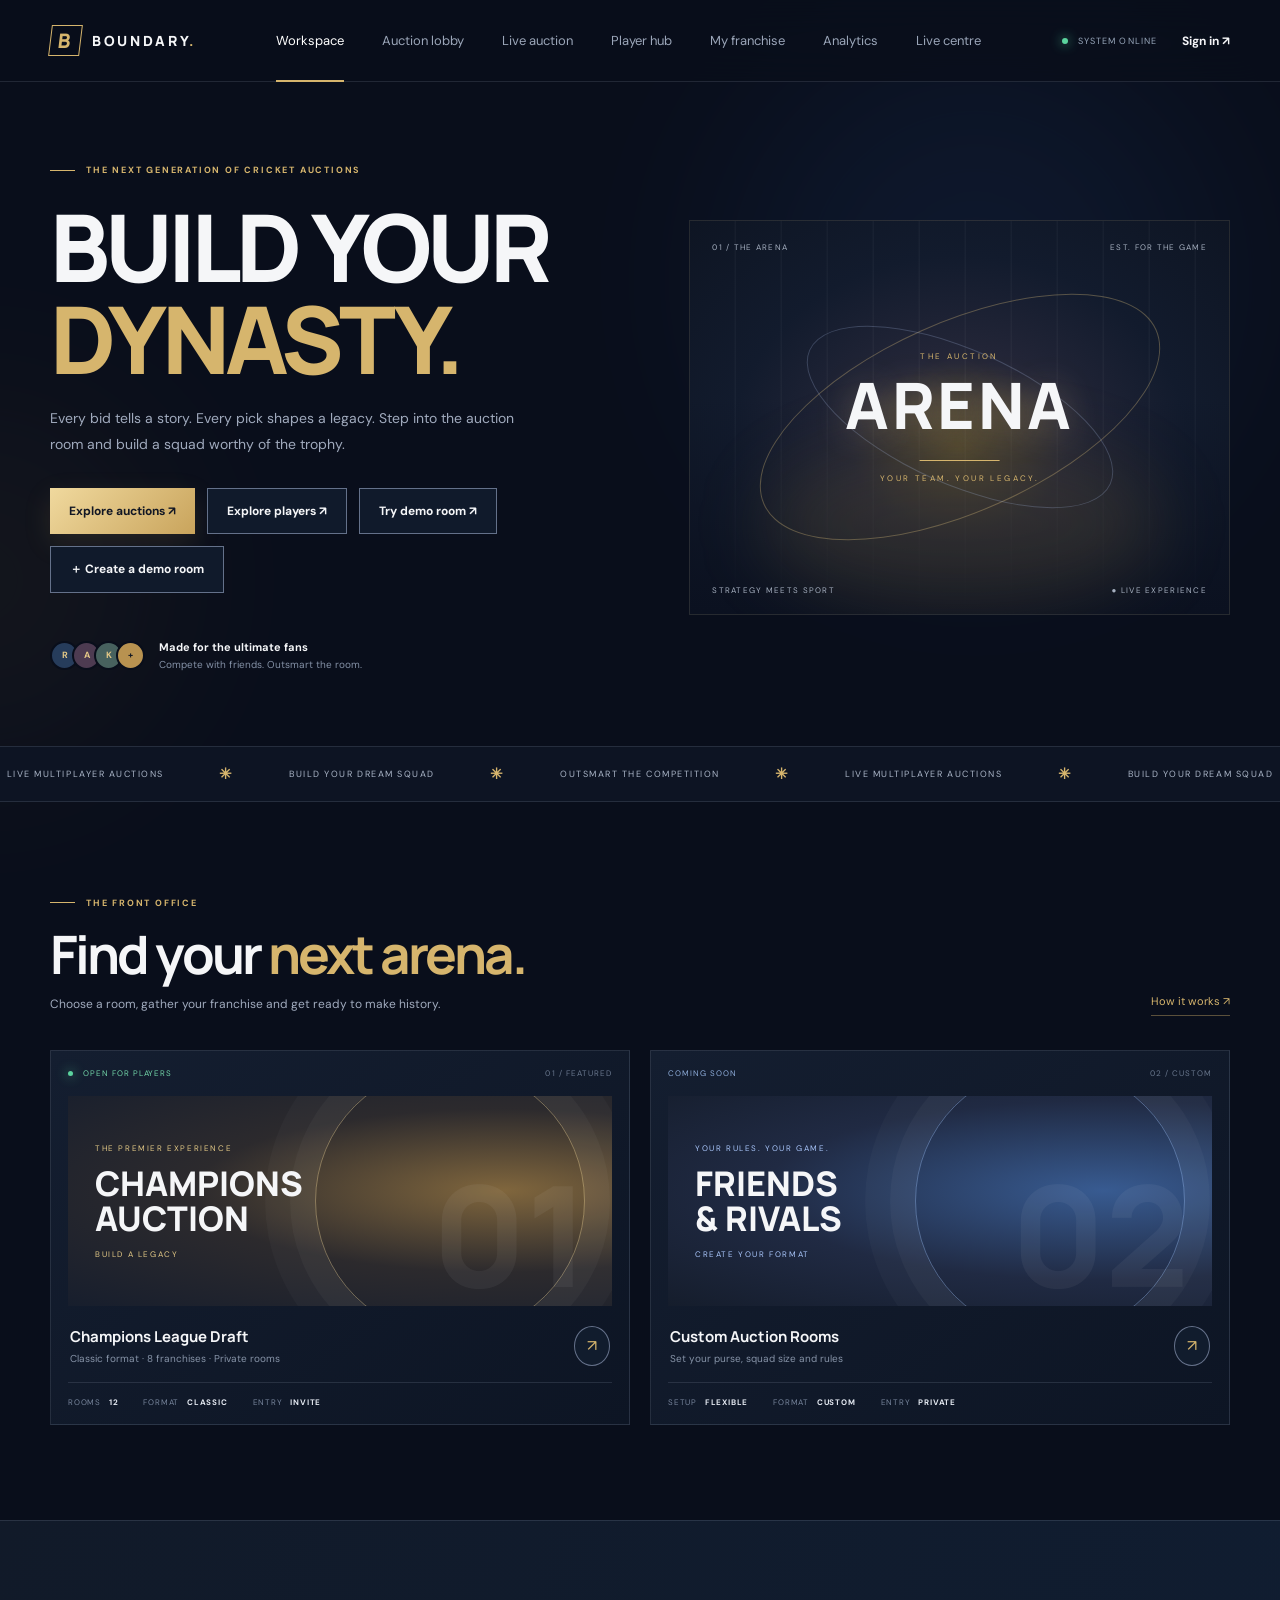
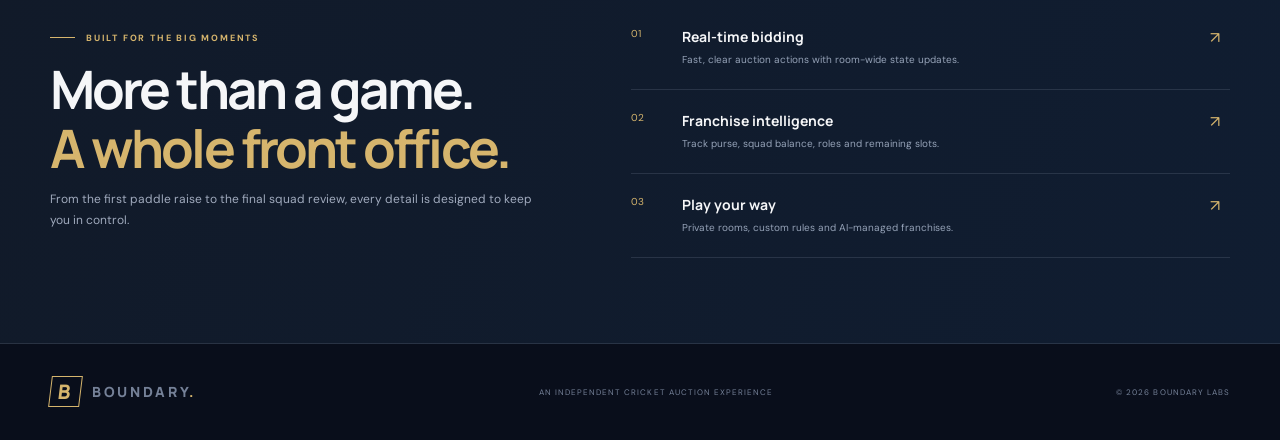
<file: index.html>
<!doctype html><html lang="en">
<head>
<meta charset="utf-8"><meta name="viewport" content="width=device-width, initial-scale=1"><meta name="theme-color" content="#090e1b"><meta name="description" content="Build your franchise. Master the auction."><title>Boundary — Cricket Auction Arena</title>
<link rel="preconnect" href="https://fonts.googleapis.com"><link rel="preconnect" href="https://fonts.gstatic.com" crossorigin><link href="https://fonts.googleapis.com/css2?family=DM+Sans:wght@400;500;600;700&family=Manrope:wght@400;500;600;700;800&display=swap" rel="stylesheet"><link rel="stylesheet" href="./styles.css">
<link rel="stylesheet" href="./responsive.css">
</head><body><div class="ambient ambient-one"></div><div class="ambient ambient-two"></div>
<header class="site-header"><a class="brand" href="#"><span class="brand-mark">B</span><span>BOUNDARY<span class="brand-dot">.</span></span></a><nav class="main-nav" aria-label="Main navigation"><a class="active" href="./overview.html">Workspace</a><a href="./multiplayer-auction.html">Auction lobby</a><a href="./auction-floor.html">Live auction</a><a href="./players.html">Player hub</a><a href="./franchise.html">My franchise</a><a href="./analytics.html">Analytics</a><a href="./live-centre.html">Live centre</a></nav><div class="header-actions"><span class="status"><i></i> SYSTEM ONLINE</span><button class="button button-quiet" id="signInButton">Sign in ↗</button></div><button class="menu-toggle" id="menuToggle" aria-label="Toggle navigation" aria-expanded="false">☰</button></header>
<main id="overview"><section class="hero shell"><div class="hero-copy"><div class="eyebrow"><span class="eyebrow-line"></span> THE NEXT GENERATION OF CRICKET AUCTIONS</div><h1>BUILD YOUR<br><em>DYNASTY.</em></h1><p class="hero-lede">Every bid tells a story. Every pick shapes a legacy. Step into the auction room and build a squad worthy of the trophy.</p><div class="hero-actions"><a class="button button-gold" href="#auctions">Explore auctions ↗</a><a class="button button-outline" href="./players.html">Explore players ↗</a><a class="button button-outline" href="./auction-room.html">Try demo room ↗</a><a class="button button-outline" href="./create-room.html">＋ Create a demo room</a></div><div class="hero-proof"><div class="avatar-stack"><span>R</span><span>A</span><span>K</span><span>+</span></div><div><strong>Made for the ultimate fans</strong><small>Compete with friends. Outsmart the room.</small></div></div></div><div class="hero-art" role="img" aria-label="Abstract illuminated cricket stadium at night"><div class="stadium-glow"></div><div class="orbit orbit-a"></div><div class="orbit orbit-b"></div><div class="hero-art-label"><span>01 / THE ARENA</span><span>EST. FOR THE GAME</span></div><div class="hero-emblem"><span class="emblem-overline">THE AUCTION</span><strong>ARENA</strong><span class="emblem-rule"></span><small>YOUR TEAM. YOUR LEGACY.</small></div><div class="art-bottom"><span>STRATEGY MEETS SPORT</span><span>● LIVE EXPERIENCE</span></div></div></section>
<section class="ticker"><div class="ticker-track"><span>LIVE MULTIPLAYER AUCTIONS</span><b>✳</b><span>BUILD YOUR DREAM SQUAD</span><b>✳</b><span>OUTSMART THE COMPETITION</span><b>✳</b><span>LIVE MULTIPLAYER AUCTIONS</span><b>✳</b><span>BUILD YOUR DREAM SQUAD</span></div></section>
<section class="section shell" id="auctions"><div class="section-heading"><div><div class="eyebrow"><span class="eyebrow-line"></span> THE FRONT OFFICE</div><h2>Find your <em>next arena.</em></h2><p class="section-subtitle">Choose a room, gather your franchise and get ready to make history.</p></div><a class="text-link" href="#features">How it works ↗</a></div><div class="auction-grid">
<article class="auction-card featured-card"><div class="card-top"><span class="live-pill"><i></i> OPEN FOR PLAYERS</span><span class="card-index">01 / FEATURED</span></div><div class="card-art art-gold"><div class="rings"></div><div class="card-art-copy"><small>THE PREMIER EXPERIENCE</small><strong>CHAMPIONS<br>AUCTION</strong><span>BUILD A LEGACY</span></div><div class="big-number">01</div></div><div class="card-info"><div><h3>Champions League Draft</h3><p>Classic format · 8 franchises · Private rooms</p></div><button class="round-arrow join-button" aria-label="View Champions League Draft">↗</button></div><div class="card-meta"><span>ROOMS <strong>12</strong></span><span>FORMAT <strong>CLASSIC</strong></span><span>ENTRY <strong>INVITE</strong></span></div></article>
<article class="auction-card"><div class="card-top"><span class="upcoming-pill">COMING SOON</span><span class="card-index">02 / CUSTOM</span></div><div class="card-art art-blue"><div class="rings"></div><div class="card-art-copy"><small>YOUR RULES. YOUR GAME.</small><strong>FRIENDS<br>& RIVALS</strong><span>CREATE YOUR FORMAT</span></div><div class="big-number">02</div></div><div class="card-info"><div><h3>Custom Auction Rooms</h3><p>Set your purse, squad size and rules</p></div><button class="round-arrow join-button" aria-label="View Custom Auction Rooms">↗</button></div><div class="card-meta"><span>SETUP <strong>FLEXIBLE</strong></span><span>FORMAT <strong>CUSTOM</strong></span><span>ENTRY <strong>PRIVATE</strong></span></div></article></div></section>
<section class="feature-band" id="features"><div class="shell feature-layout"><div><div class="eyebrow"><span class="eyebrow-line"></span> BUILT FOR THE BIG MOMENTS</div><h2>More than a game.<br><em>A whole front office.</em></h2><p class="section-subtitle">From the first paddle raise to the final squad review, every detail is designed to keep you in control.</p></div><div class="feature-list"><article><span>01</span><div><h3>Real-time bidding</h3><p>Fast, clear auction actions with room-wide state updates.</p></div><b>↗</b></article><article><span>02</span><div><h3>Franchise intelligence</h3><p>Track purse, squad balance, roles and remaining slots.</p></div><b>↗</b></article><article><span>03</span><div><h3>Play your way</h3><p>Private rooms, custom rules and AI-managed franchises.</p></div><b>↗</b></article></div></div></section></main>
<footer class="site-footer shell"><a class="brand" href="#"><span class="brand-mark">B</span><span>BOUNDARY<span class="brand-dot">.</span></span></a><span>AN INDEPENDENT CRICKET AUCTION EXPERIENCE</span><span>© <span id="year"></span> BOUNDARY LABS</span></footer>
<dialog class="modal" id="actionDialog"><form method="dialog" class="modal-panel"><button class="modal-close" aria-label="Close dialog">×</button><div class="eyebrow"><span class="eyebrow-line"></span> EARLY ACCESS</div><h2 id="dialogTitle">The arena is<br><em>taking shape.</em></h2><p id="dialogText">This prototype is the first milestone. Room creation and live auctions will arrive in upcoming builds.</p><button class="button button-gold modal-ok">Got it</button></form></dialog><script src="./app.js"></script></body></html>
</file>
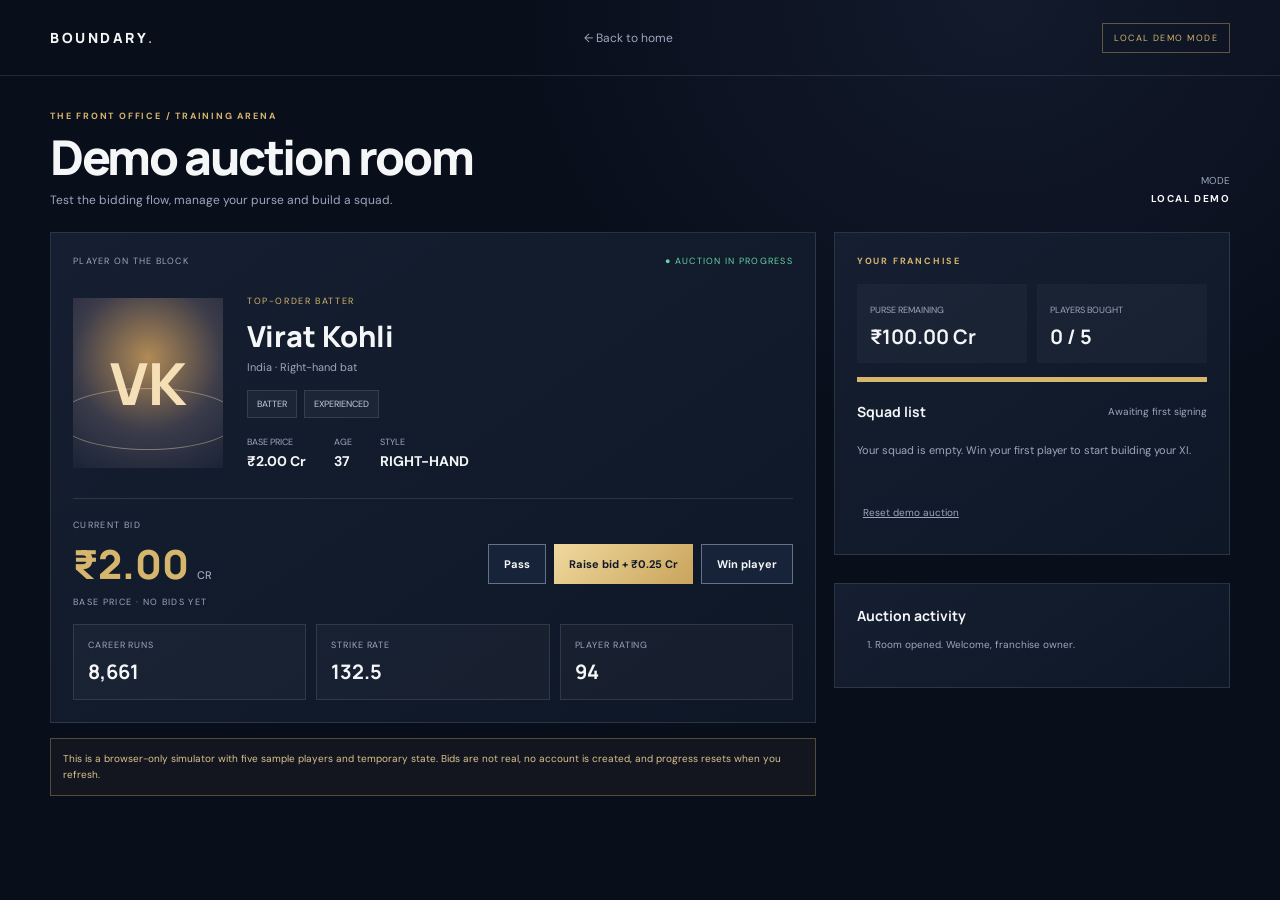
<file: auction-room.html>
<!doctype html>
<html lang="en">
<head>
<meta charset="utf-8"><meta name="viewport" content="width=device-width, initial-scale=1">
<meta name="theme-color" content="#090e1b"><meta name="description" content="Try the Boundary cricket auction room simulator.">
<title>Demo Auction Room — Boundary</title>
<link rel="preconnect" href="https://fonts.googleapis.com"><link rel="preconnect" href="https://fonts.gstatic.com" crossorigin><link href="https://fonts.googleapis.com/css2?family=DM+Sans:wght@400;500;600;700&family=Manrope:wght@400;500;600;700;800&display=swap" rel="stylesheet">
<style>
:root{color-scheme:dark;--bg:#090e1b;--panel:#111a2a;--line:#ffffff1c;--gold:#d6b56d;--text:#f5f6f8;--muted:#9ba8bc;--green:#66d5a5;--red:#f08b8b}*{box-sizing:border-box}body{margin:0;background:radial-gradient(ellipse at 78% 0,#25324c55,transparent 35%),var(--bg);color:var(--text);font-family:"DM Sans",sans-serif;min-height:100vh}button,a{font:inherit}a{color:inherit;text-decoration:none}.top{height:76px;border-bottom:1px solid var(--line);display:flex;align-items:center;justify-content:space-between;padding:0 max(24px,calc((100% - 1180px)/2))}.brand{font:800 14px Manrope;letter-spacing:.18em}.brand b{color:var(--gold)}.back{font-size:12px;color:var(--muted)}.demo{font-size:9px;letter-spacing:.16em;color:var(--gold);border:1px solid #d6b56d66;padding:8px 11px}.wrap{width:min(1180px,calc(100% - 40px));margin:34px auto 70px}.heading{display:flex;align-items:end;justify-content:space-between;margin-bottom:24px;gap:20px}.eyebrow{font-size:9px;letter-spacing:.2em;color:var(--gold);font-weight:700}.heading h1{font:800 clamp(32px,5vw,48px)/1.05 Manrope;letter-spacing:-.05em;margin:10px 0}.heading p{color:var(--muted);font-size:12px;margin:0}.room-code{font-size:10px;color:var(--muted);text-align:right;line-height:1.8}.room-code strong{color:var(--text);letter-spacing:.14em}.layout{display:grid;grid-template-columns:minmax(0,1.45fr) minmax(290px,.75fr);gap:18px}.panel{background:linear-gradient(145deg,#151f31,#0e1726);border:1px solid var(--line);padding:22px}.player-top{display:flex;justify-content:space-between;align-items:center;font-size:9px;letter-spacing:.14em;color:var(--muted)}.live{color:var(--green)}.player{display:grid;grid-template-columns:150px 1fr;gap:24px;align-items:center;padding:28px 0}.portrait{height:170px;background:radial-gradient(circle at 50% 35%,#b18a55,#3c3c4a 55%,#192337);display:grid;place-items:center;font:800 58px Manrope;color:#f4dfb6;position:relative;overflow:hidden}.portrait:after{content:"";position:absolute;width:180px;height:60px;border:1px solid #f4dfb666;border-radius:50%;bottom:18px}.role{font-size:9px;color:var(--gold);letter-spacing:.18em}.player h2{font:800 29px Manrope;margin:9px 0 4px}.country{font-size:11px;color:var(--muted)}.tags{display:flex;gap:7px;flex-wrap:wrap;margin-top:16px}.tag{font-size:9px;padding:7px 9px;background:#ffffff0a;border:1px solid var(--line);color:#c5cede}.base{display:flex;gap:28px;margin-top:18px}.base span{font-size:9px;color:var(--muted)}.base strong{display:block;font-size:14px;color:var(--text);margin-top:4px}.bidbox{border-top:1px solid var(--line);padding-top:20px;display:grid;grid-template-columns:1fr auto;align-items:center;gap:14px}.label{font-size:9px;color:var(--muted);letter-spacing:.15em}.price{font:800 clamp(28px,4vw,40px) Manrope;color:var(--gold);margin-top:5px}.price small{font:500 11px "DM Sans";color:var(--muted)}.bid-actions{display:flex;gap:8px;flex-wrap:wrap;justify-content:flex-end}.btn{border:1px solid #64718a;background:#172338;color:var(--text);padding:12px 15px;font-size:11px;font-weight:700;cursor:pointer;transition:.2s}.btn:hover{transform:translateY(-2px);border-color:var(--gold)}.btn.gold{background:linear-gradient(135deg,#f0d99e,#c9a45c);border:0;color:#111827}.btn:disabled{opacity:.35;cursor:not-allowed;transform:none}.stats{display:grid;grid-template-columns:repeat(3,1fr);gap:10px;margin-top:16px}.stat{padding:14px;background:#ffffff08;border:1px solid var(--line)}.stat span{display:block;font-size:9px;color:var(--muted);letter-spacing:.1em}.stat strong{display:block;font:700 20px Manrope;margin-top:7px}.side{display:flex;flex-direction:column;gap:14px}.purse{display:grid;grid-template-columns:1fr 1fr;gap:10px;margin-top:17px}.purse div{padding:13px;background:#ffffff08}.purse span{font-size:9px;color:var(--muted)}.purse strong{display:block;font:700 20px Manrope;margin-top:5px}.meter{height:5px;background:#ffffff16;margin-top:14px;overflow:hidden}.meter i{display:block;height:100%;width:100%;background:var(--gold);transition:width .25s}.squad-head{display:flex;justify-content:space-between;align-items:center}.squad-head h3,.history h3{font:700 14px Manrope;margin:0}.squad-head span{font-size:10px;color:var(--muted)}.empty{font-size:11px;color:var(--muted);line-height:1.7;padding:20px 0 4px}.roster{list-style:none;padding:0;margin:14px 0 0}.roster li{display:flex;justify-content:space-between;padding:10px 0;border-top:1px solid var(--line);font-size:11px}.roster small{color:var(--gold)}.notice{margin-top:15px;padding:12px;border:1px solid #d6b56d55;background:#d6b56d0d;color:#d9c38f;font-size:10px;line-height:1.6}.toast{position:fixed;bottom:22px;left:50%;transform:translate(-50%,20px);opacity:0;pointer-events:none;background:#e8d29a;color:#121724;padding:12px 18px;font-size:11px;font-weight:700;transition:.25s;box-shadow:0 10px 35px #0008}.toast.show{opacity:1;transform:translate(-50%,0)}.history{margin-top:14px}.history ol{padding-left:18px;color:var(--muted);font-size:10px;line-height:2}.reset{margin-top:14px;background:none;border:0;color:var(--muted);font-size:10px;text-decoration:underline;cursor:pointer}@media(max-width:800px){.layout{grid-template-columns:1fr}.heading{align-items:start;flex-direction:column}.room-code{text-align:left}.player{grid-template-columns:120px 1fr}.portrait{height:145px}.bidbox{grid-template-columns:1fr}.bid-actions{justify-content:flex-start}}@media(max-width:480px){.top{padding-inline:18px}.wrap{width:calc(100% - 28px);margin-top:24px}.panel{padding:16px}.player{grid-template-columns:1fr;gap:16px}.portrait{height:125px}.player h2{font-size:25px}.bid-actions .btn{flex:1}.stats{gap:6px}.stat{padding:10px}.stat strong{font-size:17px}}
</style>
<link rel="stylesheet" href="./responsive.css">
</head>
<body>
<header class="top"><a class="brand" href="./index.html">BOUNDARY<b>.</b></a><a class="back" href="./index.html">← Back to home</a><span class="demo">LOCAL DEMO MODE</span></header>
<main class="wrap">
<div class="heading"><div><div class="eyebrow">THE FRONT OFFICE / TRAINING ARENA</div><h1 id="roomTitle">Demo auction room</h1><p>Test the bidding flow, manage your purse and build a squad.</p></div><div class="room-code">MODE<br><strong>LOCAL DEMO</strong></div></div>
<div class="layout">
<section>
<div class="panel">
<div class="player-top"><span>PLAYER ON THE BLOCK</span><span class="live">● AUCTION IN PROGRESS</span></div>
<div class="player"><div class="portrait" id="portrait">VK</div><div><div class="role" id="role">TOP-ORDER BATTER</div><h2 id="playerName">Virat Kohli</h2><div class="country" id="country">India · Right-hand bat</div><div class="tags" id="tags"><span class="tag">BATTER</span><span class="tag">EXPERIENCED</span></div><div class="base"><span>BASE PRICE<strong id="basePrice">₹2.00 Cr</strong></span><span>AGE<strong id="age">37</strong></span><span>STYLE<strong id="style">RIGHT-HAND</strong></span></div></div></div>
<div class="bidbox"><div><div class="label">CURRENT BID</div><div class="price" id="currentBid">₹2.00 <small>CR</small></div><div class="label" id="bidder" style="margin-top:5px">BASE PRICE · NO BIDS YET</div></div><div class="bid-actions"><button class="btn" id="passBtn">Pass</button><button class="btn gold" id="bidBtn">Raise bid + ₹0.25 Cr</button><button class="btn" id="buyBtn">Win player</button></div></div>
<div class="stats"><div class="stat"><span>CAREER RUNS</span><strong id="runs">8,661</strong></div><div class="stat"><span>STRIKE RATE</span><strong id="strike">132.5</strong></div><div class="stat"><span>PLAYER RATING</span><strong id="rating">94</strong></div></div>
</div>
<div class="notice">This is a browser-only simulator with five sample players and temporary state. Bids are not real, no account is created, and progress resets when you refresh.</div>
</section>
<aside class="side">
<div class="panel"><div class="eyebrow">YOUR FRANCHISE</div><div class="purse"><div><span>PURSE REMAINING</span><strong id="purse">₹100.00 Cr</strong></div><div><span>PLAYERS BOUGHT</span><strong id="count">0 / 5</strong></div></div><div class="meter"><i id="meter"></i></div><div class="squad-head" style="margin-top:20px"><h3>Squad list</h3><span id="squadStatus">Awaiting first signing</span></div><div id="empty" class="empty">Your squad is empty. Win your first player to start building your XI.</div><ul class="roster" id="roster"></ul><button class="reset" id="resetBtn">Reset demo auction</button></div>
<div class="panel history"><h3>Auction activity</h3><ol id="history"><li>Room opened. Welcome, franchise owner.</li></ol></div>
</aside>
</div>
</main><div class="toast" id="toast" role="status" aria-live="polite"></div>
<script>
const params=new URLSearchParams(location.search);
const safeName=(params.get("name")||"Demo auction room").trim().slice(0,40);
const parsedPurse=Number(params.get("purse")),startingPurse=Number.isFinite(parsedPurse)&&parsedPurse>=10&&parsedPurse<=500&&parsedPurse%5===0?parsedPurse:100;
const parsedSquad=Number(params.get("squad")),squadLimit=Number.isInteger(parsedSquad)&&parsedSquad>=1&&parsedSquad<=5?parsedSquad:5;
const parsedIncrement=Number(params.get("increment")),bidStep=[.25,.5,1].includes(parsedIncrement)?parsedIncrement:.25;\ndocument.getElementById("roomTitle").textContent=safeName||"Demo auction room";
const players=[
{name:"Virat Kohli",initials:"VK",role:"TOP-ORDER BATTER",country:"India · Right-hand bat",base:2,age:37,style:"RIGHT-HAND",runs:"8,661",strike:"132.5",rating:94,tags:["BATTER","EXPERIENCED"]},
{name:"Jasprit Bumrah",initials:"JB",role:"FAST BOWLER",country:"India · Right-arm fast",base:1.5,age:32,style:"RIGHT-ARM",runs:"165",strike:"87.3",rating:97,tags:["BOWLER","DEATH OVERS"]},
{name:"Rashid Khan",initials:"RK",role:"SPIN ALL-ROUNDER",country:"Afghanistan · Leg spin",base:1.5,age:28,style:"LEG SPIN",runs:"1,280",strike:"152.4",rating:95,tags:["ALL-ROUNDER","SPIN"]},
{name:"Jos Buttler",initials:"JB",role:"WICKETKEEPER BATTER",country:"England · Right-hand bat",base:2,age:36,style:"RIGHT-HAND",runs:"3,584",strike:"146.8",rating:93,tags:["WICKETKEEPER","POWER HITTER"]},
{name:"Trent Boult",initials:"TB",role:"LEFT-ARM FAST BOWLER",country:"New Zealand · Left-arm fast",base:1,age:37,style:"LEFT-ARM",runs:"150",strike:"92.0",rating:90,tags:["BOWLER","POWERPLAY"]}
];
let index=0,purse=startingPurse,bid=0,leading=false,roster=[],history=[];
const $=id=>document.getElementById(id),fmt=n=>"₹"+n.toFixed(2)+" Cr";
function log(message){history.unshift(message);$("history").innerHTML=history.slice(0,6).map(x=>"<li>"+x+"</li>").join("")}
function toast(message){$("toast").textContent=message;$("toast").classList.add("show");setTimeout(()=>$("toast").classList.remove("show"),1900)}
function render(){const p=players[index];$("portrait").textContent=p.initials;$("role").textContent=p.role;$("playerName").textContent=p.name;$("country").textContent=p.country;$("basePrice").textContent=fmt(p.base);$("age").textContent=p.age;$("style").textContent=p.style;$("runs").textContent=p.runs;$("strike").textContent=p.strike;$("rating").textContent=p.rating;$("tags").innerHTML=p.tags.map(t=>'<span class="tag">'+t+'</span>').join("");$("currentBid").innerHTML=fmt(bid).replace("₹","₹").replace(" Cr",' <small>CR</small>');$("bidder").textContent=leading?"YOU ARE THE HIGHEST BIDDER":bid===p.base?"BASE PRICE · NO BIDS YET":"CURRENT LEADER: DEMO RIVAL";$("purse").textContent=fmt(purse);$("count").textContent=roster.length+" / "+squadLimit;$("meter").style.width=(purse/startingPurse*100)+"%";$("bidBtn").disabled=purse<bid+increment()||roster.length>=squadLimit;$("buyBtn").disabled=!leading||roster.length>=11;$("passBtn").disabled=roster.length>=11;$("bidBtn").textContent="Raise bid + "+fmt(increment()).replace("₹","₹");$("squadStatus").textContent=roster.length?roster.length+" player"+(roster.length===1?"":"s")+" signed":"Awaiting first signing";$("empty").style.display=roster.length?"none":"block";$("roster").innerHTML=roster.map(x=>"<li><span>"+x.name+"</span><small>"+fmt(x.price)+"</small></li>").join("")}
function increment(){return bidStep}
function raise(){if(roster.length>=11)return;bid=Math.round((bid+increment())*100)/100;leading=true;log("You bid "+fmt(bid)+" for "+players[index].name+".");render();toast("Bid placed. You're leading.");}
function win(){if(!leading||roster.length>=11)return;if(bid>purse){toast("Not enough purse remaining.");return}const p=players[index];purse=Math.round((purse-bid)*100)/100;roster.push({name:p.name,price:bid});log(p.name+" sold to your franchise for "+fmt(bid)+".");toast(p.name+" added to your squad.");next(false)}
function renderSummary(){$("purse").textContent=fmt(purse);$("count").textContent=roster.length+" / "+squadLimit;$("meter").style.width=(purse/startingPurse*100)+"%";$("squadStatus").textContent=roster.length+" players signed";$("empty").style.display=roster.length?"none":"block";$("roster").innerHTML=roster.map(x=>"<li><span>"+x.name+"</span><small>"+fmt(x.price)+"</small></li>").join("")}\nfunction next(addLog=true){const previous=players[index];if(roster.length>=squadLimit){$("playerName").textContent="Squad complete";$("role").textContent="DEMO ROUND FINISHED";$("country").textContent="Your squad has reached its configured limit.";$("portrait").textContent="✓";$("bidder").textContent="SQUAD LIMIT REACHED";$("bidBtn").disabled=true;$("buyBtn").disabled=true;$("passBtn").disabled=true;log("Squad limit reached.");renderSummary();return}let found=-1;for(let step=1;step<=players.length;step++){const candidate=(index+step)%players.length;if(!roster.some(x=>x.name===players[candidate].name)){found=candidate;break}}leading=false;if(found<0){$("playerName").textContent="Player pool complete";$("role").textContent="DEMO ROUND FINISHED";$("country").textContent="All sample players have been processed."; $("portrait").textContent="✓";$("bidder").textContent="NO MORE PLAYERS";$("bidBtn").disabled=true;$("buyBtn").disabled=true;$("passBtn").disabled=true;log("Demo player pool completed.");renderSummary();return}index=found;bid=players[index].base;if(addLog)log("Passed on "+previous.name+". Next player is "+players[index].name+".");render()}
function pass(){const p=players[index];log("You passed on "+p.name+".");next(false);toast("Player passed. Next nomination.");}
function reset(){index=0;purse=startingPurse;bid=players[0].base;leading=false;roster=[];history=["Room reset. Welcome back to the auction."];render();toast("Demo reset.");}
$("bidBtn").addEventListener("click",raise);$("buyBtn").addEventListener("click",win);$("passBtn").addEventListener("click",pass);$("resetBtn").addEventListener("click",reset);bid=players[0].base;render();
</script>
</body></html>
</file>
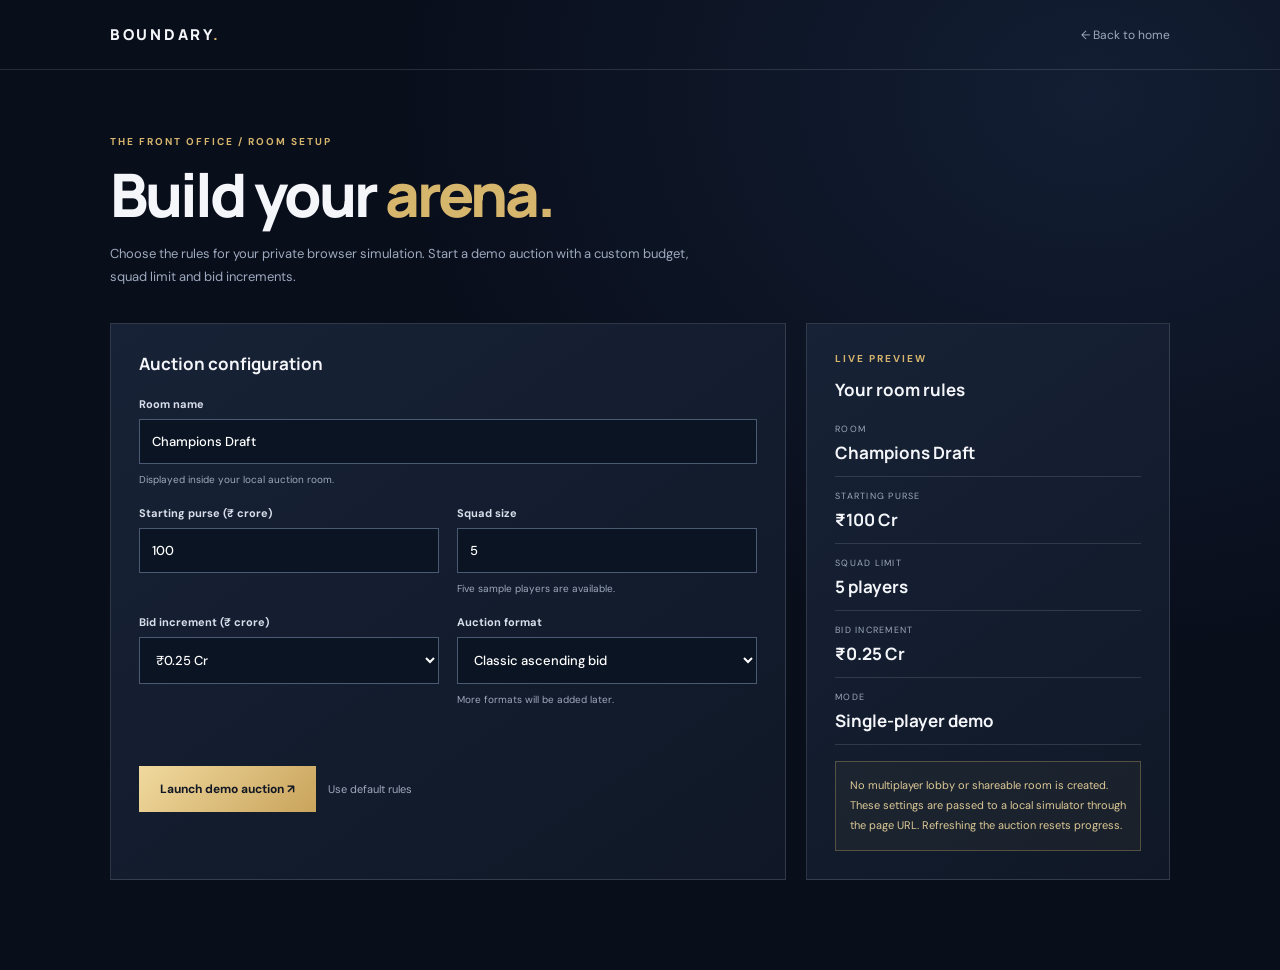
<file: create-room.html>
<!doctype html>
<html lang="en"><head><meta charset="utf-8"><meta name="viewport" content="width=device-width, initial-scale=1"><meta name="theme-color" content="#090e1b"><title>Create Demo Auction — Boundary</title><link rel="preconnect" href="https://fonts.googleapis.com"><link rel="preconnect" href="https://fonts.gstatic.com" crossorigin><link href="https://fonts.googleapis.com/css2?family=DM+Sans:wght@400;500;600;700&family=Manrope:wght@400;500;600;700;800&display=swap" rel="stylesheet">
<style>:root{color-scheme:dark;--bg:#090e1b;--gold:#d6b56d;--muted:#9da9bd;--line:#ffffff20}*{box-sizing:border-box}body{margin:0;background:radial-gradient(ellipse at 85% 10%,#263e6355,transparent 45%),var(--bg);color:#f4f6fa;font-family:"DM Sans",sans-serif}a{color:inherit;text-decoration:none}.top{border-bottom:1px solid var(--line);padding:24px max(22px,calc((100% - 1060px)/2));display:flex;justify-content:space-between;align-items:center}.brand{font:800 15px Manrope;letter-spacing:.18em}.brand span{color:var(--gold)}.back{font-size:12px;color:var(--muted)}.wrap{width:min(1060px,calc(100% - 36px));margin:65px auto 90px}.eyebrow{color:var(--gold);letter-spacing:.2em;font-size:10px;font-weight:700}h1{font:800 clamp(36px,5vw,60px)/1.06 Manrope;letter-spacing:-.05em;margin:15px 0}h1 em{font-style:normal;color:var(--gold)}.intro{color:var(--muted);font-size:13px;line-height:1.8;max-width:580px;margin-bottom:35px}.layout{display:grid;grid-template-columns:minmax(0,1.3fr) minmax(270px,.7fr);gap:20px}.panel{background:linear-gradient(145deg,#172236,#101827);border:1px solid var(--line);padding:28px}.panel h2{font:700 17px Manrope;margin:0 0 22px}.fields{display:grid;grid-template-columns:1fr 1fr;gap:18px}.field{display:flex;flex-direction:column;gap:8px}.field.full{grid-column:1/-1}.field label{font-size:11px;font-weight:700;color:#d8dfeb}.field small{font-size:10px;color:var(--muted);line-height:1.6}.field input,.field select{width:100%;background:#0b1423;color:#fff;border:1px solid #4a5a73;padding:13px 12px;border-radius:0;font:500 13px "DM Sans";outline:none}.field input:focus,.field select:focus{border-color:var(--gold);box-shadow:0 0 0 2px #d6b56d22}.actions{display:flex;gap:12px;align-items:center;margin-top:28px;flex-wrap:wrap}.btn{border:0;padding:15px 21px;font:700 12px "DM Sans";cursor:pointer;background:linear-gradient(135deg,#f0d99e,#c9a45c);color:#121724}.secondary{font-size:11px;color:var(--muted)}.summary{display:grid;gap:13px}.item{border-bottom:1px solid var(--line);padding-bottom:12px}.item span{display:block;font-size:9px;letter-spacing:.14em;color:var(--muted)}.item strong{display:block;font:700 17px Manrope;margin-top:6px}.notice{font-size:11px;line-height:1.8;color:#ddc996;background:#d6b56d0c;border:1px solid #d6b56d50;padding:14px;margin-top:16px}.error{font-size:11px;color:#ff9f9f;min-height:18px;margin-top:12px}@media(max-width:760px){.wrap{margin:38px auto}.layout{grid-template-columns:1fr}.panel{padding:20px}}@media(max-width:460px){.fields{grid-template-columns:1fr}.field.full{grid-column:auto}}</style><link rel="stylesheet" href="./responsive.css">
</head>
<body><header class="top"><a class="brand" href="./index.html">BOUNDARY<span>.</span></a><a class="back" href="./index.html">← Back to home</a></header>
<main class="wrap"><div class="eyebrow">THE FRONT OFFICE / ROOM SETUP</div><h1>Build your <em>arena.</em></h1><p class="intro">Choose the rules for your private browser simulation. Start a demo auction with a custom budget, squad limit and bid increments.</p>
<div class="layout"><form id="configForm" class="panel"><h2>Auction configuration</h2><div class="fields">
<div class="field full"><label for="roomName">Room name</label><input id="roomName" name="name" maxlength="40" required value="Champions Draft" autocomplete="off"><small>Displayed inside your local auction room.</small></div>
<div class="field"><label for="purse">Starting purse (₹ crore)</label><input id="purse" name="purse" type="number" min="10" max="500" step="5" value="100" required></div>
<div class="field"><label for="squad">Squad size</label><input id="squad" name="squad" type="number" min="1" max="5" step="1" value="5" required><small>Five sample players are available.</small></div>
<div class="field"><label for="increment">Bid increment (₹ crore)</label><select id="increment" name="increment"><option value="0.25">₹0.25 Cr</option><option value="0.5">₹0.50 Cr</option><option value="1">₹1.00 Cr</option></select></div>
<div class="field"><label for="format">Auction format</label><select id="format" name="format"><option value="classic">Classic ascending bid</option></select><small>More formats will be added later.</small></div>
</div><div id="error" class="error" role="alert" aria-live="polite"></div><div class="actions"><button class="btn" type="submit">Launch demo auction ↗</button><a class="secondary" href="./auction-room.html">Use default rules</a></div></form>
<aside class="panel"><div class="eyebrow">LIVE PREVIEW</div><h2 style="margin-top:13px">Your room rules</h2><div class="summary"><div class="item"><span>ROOM</span><strong id="sName">Champions Draft</strong></div><div class="item"><span>STARTING PURSE</span><strong id="sPurse">₹100 Cr</strong></div><div class="item"><span>SQUAD LIMIT</span><strong id="sSquad">5 players</strong></div><div class="item"><span>BID INCREMENT</span><strong id="sIncrement">₹0.25 Cr</strong></div><div class="item"><span>MODE</span><strong>Single-player demo</strong></div></div><div class="notice">No multiplayer lobby or shareable room is created. These settings are passed to a local simulator through the page URL. Refreshing the auction resets progress.</div></aside></div></main>
<script>
const form=document.getElementById("configForm"),$=id=>document.getElementById(id);
function preview(){$("sName").textContent=$("roomName").value.trim()||"Untitled room";$("sPurse").textContent="₹"+$("purse").value+" Cr";$("sSquad").textContent=$("squad").value+" players";$("sIncrement").textContent="₹"+Number($("increment").value).toFixed(2)+" Cr"}
form.addEventListener("input",preview);form.addEventListener("change",preview);
form.addEventListener("submit",e=>{e.preventDefault();$("error").textContent="";if(!form.reportValidity())return;const name=$("roomName").value.trim(),purse=Number($("purse").value),squad=Number($("squad").value),increment=Number($("increment").value);if(!name||name.length>40||!Number.isFinite(purse)||purse<10||purse>500||purse%5!==0||!Number.isInteger(squad)||squad<1||squad>5||![.25,.5,1].includes(increment)){$("error").textContent="Please enter valid room settings.";return}const q=new URLSearchParams({name,purse:String(purse),squad:String(squad),increment:String(increment)});window.location.href="./auction-room.html?"+q.toString()});preview();
</script></body></html>
</file>
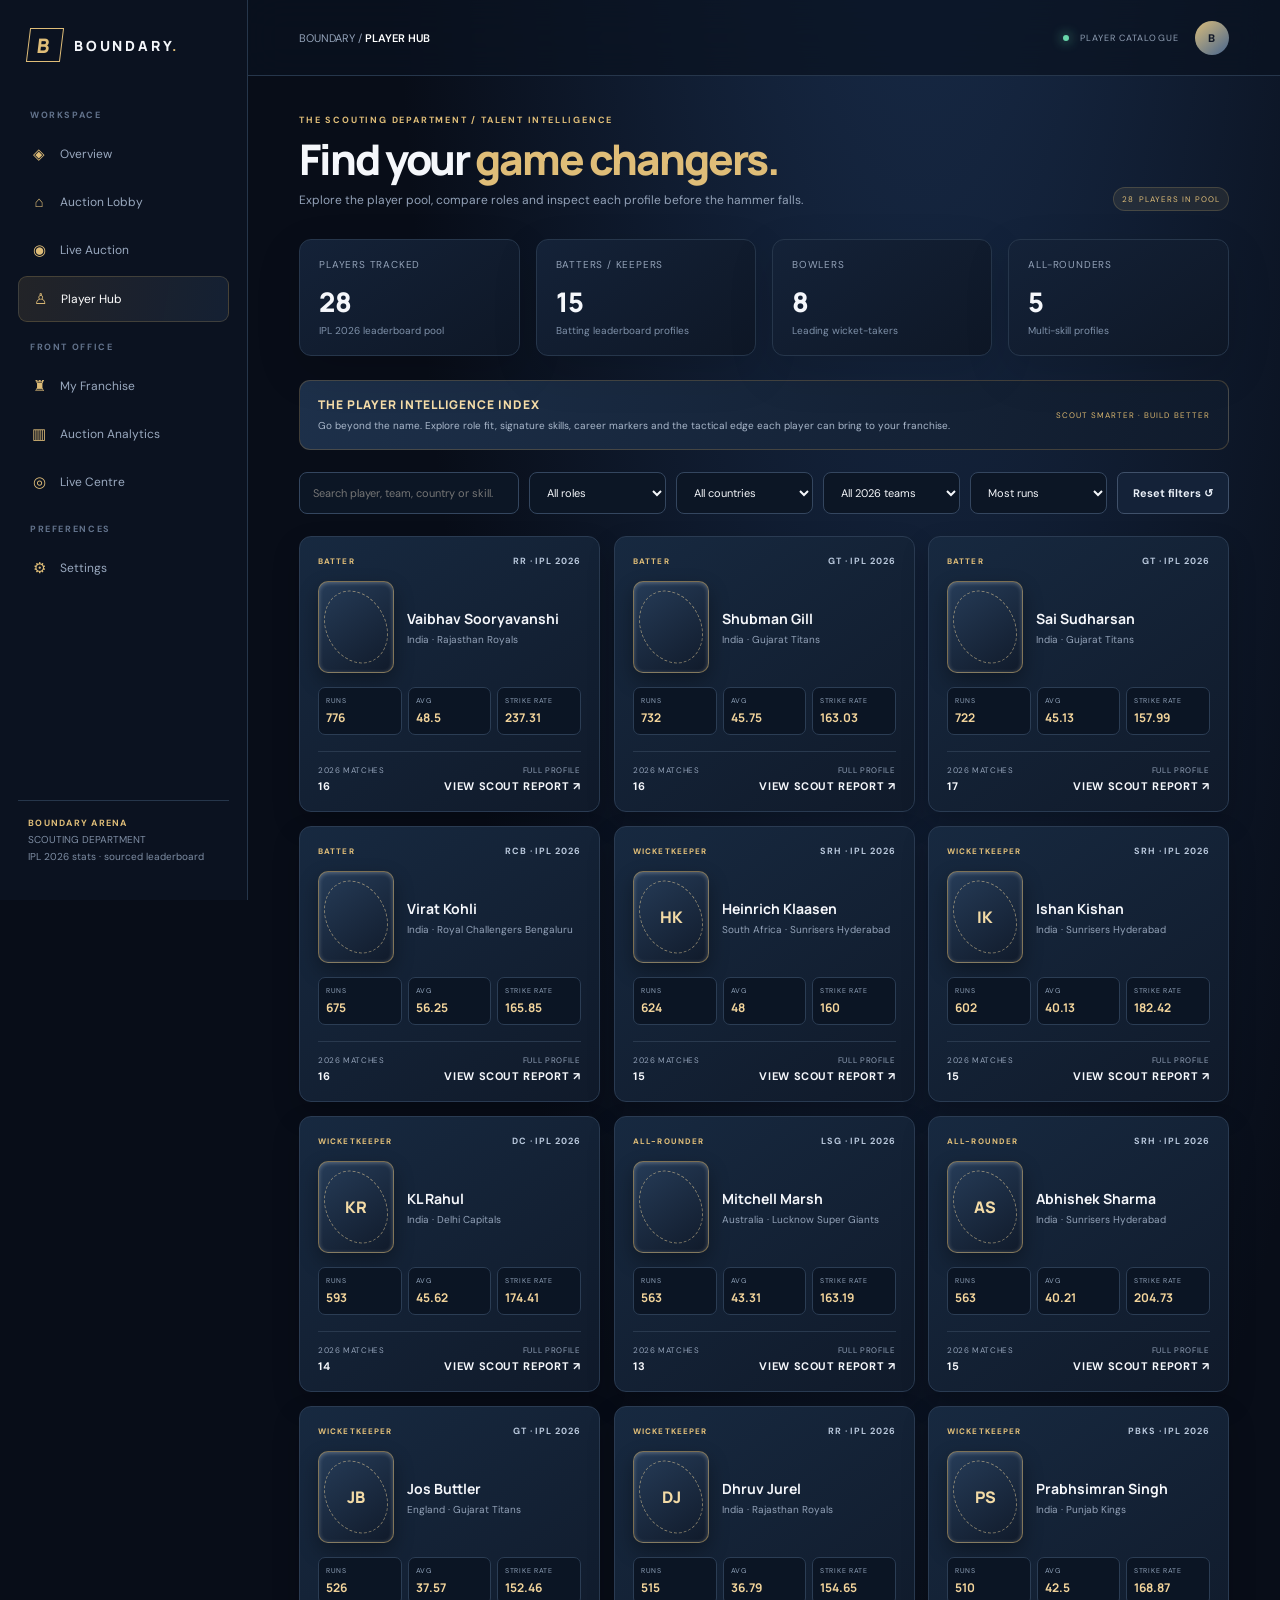
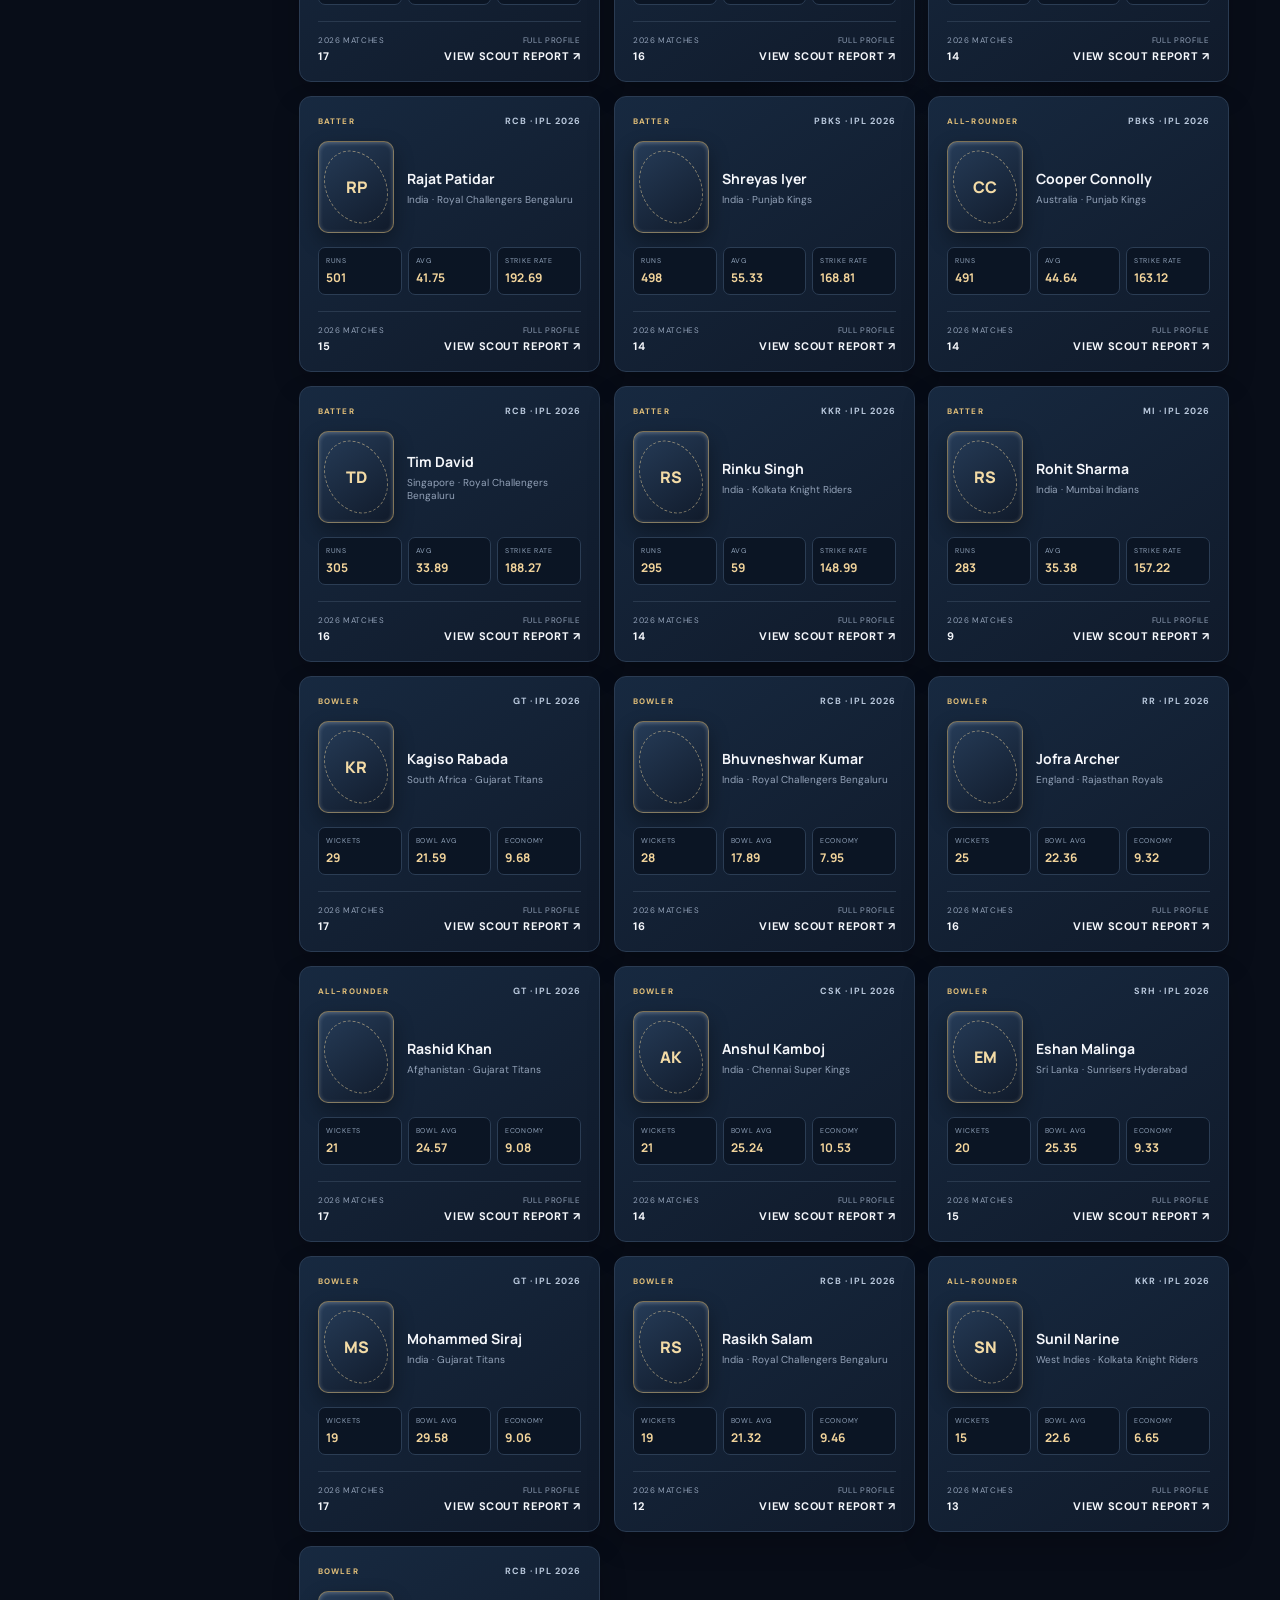
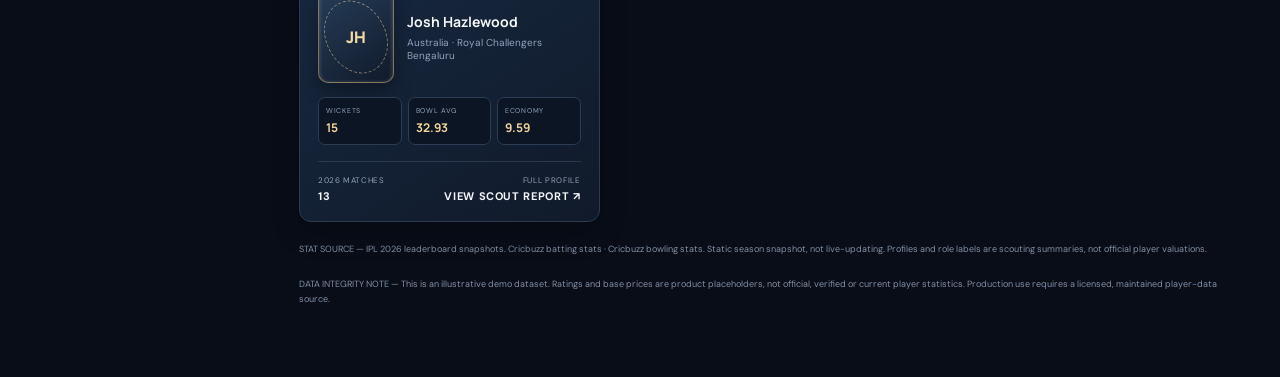
<file: players.html>
<!doctype html>
<html lang="en"><head><meta charset="utf-8"><meta name="viewport" content="width=device-width,initial-scale=1"><meta name="theme-color" content="#080d18"><title>BOUNDARY — Player Hub</title><link rel="stylesheet" href="./workspace.css">
<style>
.player-tools{display:grid;grid-template-columns:minmax(220px,1fr) 180px 180px auto;gap:10px;margin:22px 0}.player-tools input,.player-tools select{width:100%;background:#0c1625;border:1px solid #34465f;color:#f5f7fb;padding:12px 13px;border-radius:8px;outline:none;font-size:11px}.player-tools input:focus,.player-tools select:focus{border-color:var(--gold)}.player-grid{display:grid;grid-template-columns:repeat(3,minmax(0,1fr));gap:14px}.player-card{background:linear-gradient(145deg,#172940,#101a2a);border:1px solid #2a3b52;border-radius:12px;padding:18px;transition:transform .22s,border-color .22s;cursor:pointer}.player-card:hover{transform:translateY(-3px);border-color:#d9b66f88}.player-card:focus-visible{outline:2px solid var(--blue);outline-offset:3px}.pc-top{display:flex;justify-content:space-between;align-items:center}.role-chip{font-size:8px;letter-spacing:.14em;color:var(--gold);font-weight:800}.rating{font:800 13px Manrope;color:var(--gold2)}.pc-person{display:flex;align-items:center;gap:13px;margin:18px 0}.pc-avatar{width:76px;height:92px;flex:0 0 76px;border-radius:10px;display:grid;place-items:center;overflow:hidden;background:linear-gradient(145deg,#263c58,#101a2a);border:1px solid #d9b66f88;color:#f3dba6;font:800 16px Manrope;position:relative}.pc-avatar img{width:100%;height:100%;object-fit:cover;object-position:top center;display:block}.pc-avatar:after{content:"";position:absolute;inset:0;border:1px solid #e9d09a44;border-radius:9px;pointer-events:none}.pc-person{align-items:center}.pc-person>div:last-child{min-width:0}.pc-person h3{font:700 14px Manrope;margin:0 0 5px}.pc-person p{font-size:10px;color:var(--muted);margin:0}.pc-tags{display:flex;gap:6px;flex-wrap:wrap}.pc-tag{border:1px solid #33455c;border-radius:30px;padding:5px 8px;font-size:8px;color:#bdc9d8}.pc-foot{display:flex;justify-content:space-between;border-top:1px solid #29394e;margin-top:16px;padding-top:13px}.pc-foot span{font-size:8px;color:var(--muted);letter-spacing:.08em}.pc-foot b{display:block;color:#f5f7fb;font-size:11px;margin-top:4px}.no-results{display:none;text-align:center;padding:45px 20px;border:1px dashed #40516a;border-radius:12px;color:var(--muted);font-size:12px}.player-modal{position:fixed;inset:0;background:#020712d9;backdrop-filter:blur(8px);z-index:30;display:none;place-items:center;padding:18px}.player-modal.open{display:grid}.modal-card{width:min(460px,100%);background:linear-gradient(145deg,#1a2b43,#0d1727);border:1px solid #9e8150;border-radius:16px;padding:26px;box-shadow:0 28px 90px #000a}.modal-top{display:flex;justify-content:space-between;align-items:center}.modal-close{border:1px solid #40516a;background:transparent;color:#e7edf6;border-radius:50%;width:32px;height:32px;cursor:pointer}.modal-card h2{font:800 25px Manrope;margin:15px 0 5px}.modal-card p{font-size:11px;color:var(--muted);line-height:1.7}.detail-stats{display:grid;grid-template-columns:repeat(3,1fr);gap:8px;margin:18px 0}.detail-stats div{background:#0b1524;border:1px solid #2c3c52;padding:12px;border-radius:8px}.detail-stats small{display:block;color:var(--muted);font-size:8px}.detail-stats b{display:block;font:700 16px Manrope;margin-top:6px}.disclaimer{font-size:9px;color:#8190a5;line-height:1.7;margin-top:20px}
.scout-banner{display:flex;justify-content:space-between;align-items:center;gap:14px;padding:15px 18px;margin:18px 0;background:linear-gradient(110deg,#1d304a,#101b2c);border:1px solid #9e815055;border-radius:11px}.scout-banner b{display:block;font:800 12px Manrope;color:#f4dca8;letter-spacing:.08em}.scout-banner p{margin:5px 0 0;color:#aab8cb;font-size:10px;line-height:1.6}.scout-banner span{font-size:8px;letter-spacing:.13em;color:#d9b66f;white-space:nowrap}.pc-insight{font-size:10px;color:#b7c4d5;line-height:1.6;min-height:32px;margin:10px 0 0}.pc-tags{margin-top:10px}.pc-foot{gap:12px}.pc-foot>span:last-child{text-align:right}.modal-card{width:min(650px,100%);max-height:min(88vh,820px);overflow:auto}.modal-card h2{font-size:28px}.modal-hero-player{display:flex;align-items:center;gap:16px;margin:14px 0}.modal-hero-player h2{margin:0 0 5px}.modal-hero-player p{margin:0}.modal-portrait{width:104px;height:124px;flex:0 0 104px;border-radius:12px;overflow:hidden;border:1px solid #d9b66f99;background:#172940;display:grid;place-items:center;color:#f3dba6;font:800 25px Manrope}.modal-portrait img{width:100%;height:100%;object-fit:cover;object-position:top center}@media(max-width:520px){.modal-portrait{width:82px;height:100px;flex-basis:82px}}.modal-profile{font-size:12px!important;color:#d5dfec!important;line-height:1.8!important}.modal-section{margin-top:18px;border-top:1px solid #34465d;padding-top:15px}.modal-section h3{font:800 10px Manrope;letter-spacing:.13em;color:var(--gold2);margin:0 0 10px}.modal-stats{display:grid;grid-template-columns:repeat(4,minmax(0,1fr));gap:8px}.modal-stats div{background:#0b1524;border:1px solid #2c3c52;padding:11px;border-radius:8px}.modal-stats small{display:block;color:var(--muted);font-size:8px;line-height:1.4}.modal-stats b{display:block;font:700 16px Manrope;margin-top:6px}.strength-list{display:flex;gap:7px;flex-wrap:wrap}.strength-list span{border:1px solid #53617a;background:#18273b;color:#d9e3f1;border-radius:30px;padding:7px 10px;font-size:9px}.insight-box{background:#0b1524;border-left:2px solid var(--gold);padding:12px 14px;border-radius:0 8px 8px 0;color:#c4d0df;font-size:11px;line-height:1.7}@media(max-width:600px){.modal-stats{grid-template-columns:repeat(2,minmax(0,1fr))}.scout-banner{align-items:flex-start;flex-direction:column}.scout-banner span{white-space:normal}}@media(max-width:950px){.player-grid{grid-template-columns:repeat(2,minmax(0,1fr))}.player-tools{grid-template-columns:1fr 1fr}.player-tools input{grid-column:1/-1}}@media(max-width:600px){.player-grid{grid-template-columns:1fr}.player-tools{grid-template-columns:1fr}.player-tools input{grid-column:auto}}
.player-tools{grid-template-columns:minmax(220px,1.6fr) repeat(4,minmax(125px,1fr)) auto}.player-tools select{min-width:0}.season-metrics{display:grid;grid-template-columns:repeat(3,minmax(0,1fr));gap:6px;margin:14px 0 4px}.season-metrics div{padding:8px 7px;background:#0b1524;border:1px solid #2b3d54;border-radius:7px;min-width:0}.season-metrics small{display:block;color:#8fa1b8;font-size:7px;letter-spacing:.1em}.season-metrics b{display:block;color:#f2d49b;font:700 12px Manrope;margin-top:4px;white-space:nowrap}.pc-person{margin:14px 0}.rating{font:700 9px 'DM Sans';letter-spacing:.1em;color:#b9c8dc}.player-card{min-height:260px}@media(max-width:1150px){.player-tools{grid-template-columns:repeat(3,minmax(0,1fr))}.player-tools input{grid-column:1/-1}}@media(max-width:600px){.player-tools{grid-template-columns:1fr}.player-tools input{grid-column:auto}}
.player-grid{perspective:1400px;perspective-origin:50% 35%}
.player-card{position:relative;isolation:isolate;transform-style:preserve-3d;will-change:transform;--rx:0deg;--ry:0deg;--mx:50%;--my:30%;transform:perspective(1100px) rotateX(var(--rx)) rotateY(var(--ry));transition:transform .16s ease-out,border-color .22s,box-shadow .22s;box-shadow:0 12px 28px #0003}
.player-card:before{content:"";position:absolute;inset:0;border-radius:inherit;pointer-events:none;z-index:-1;background:radial-gradient(circle at var(--mx) var(--my),#e7c47b25,transparent 48%);opacity:0;transition:opacity .2s}
.player-card:hover{transform:perspective(1100px) rotateX(var(--rx)) rotateY(var(--ry)) translateY(-4px);border-color:#d9b66f99;box-shadow:0 24px 48px #0007}
.player-card:hover:before{opacity:1}
.pc-top,.pc-person,.season-metrics,.pc-foot{transform:translateZ(15px)}
.pc-avatar{position:relative;transform:translateZ(25px);box-shadow:0 8px 20px #0005,inset 0 1px 4px #fff4}
.pc-avatar:after{content:"";position:absolute;inset:7px;border:1px dashed #e9d09a88;border-radius:50%;transform:rotate(-28deg)}
.modal-stats div{transition:transform .22s,border-color .22s}.modal-stats div:hover{transform:translateY(-4px) rotateX(5deg);border-color:#d9b66f99}
.radar-wrap{display:grid;grid-template-columns:minmax(0,1fr) 145px;gap:14px;align-items:center;padding:14px;background:linear-gradient(145deg,#101f32,#0a1422);border:1px solid #30435a;border-radius:12px}
.radar-stage{perspective:700px;min-width:0}.radar-svg{width:100%;max-height:230px;overflow:visible;transform:rotateX(18deg) rotateZ(-3deg);filter:drop-shadow(0 16px 14px #0008);transition:transform .35s}.radar-stage:hover .radar-svg{transform:rotateX(5deg) scale(1.04)}
.radar-legend{display:grid;gap:9px}.radar-legend div{display:flex;justify-content:space-between;gap:8px;color:#9fb0c4;font-size:9px}.radar-legend b{color:#f0d39b;font:700 10px 'IBM Plex Mono',monospace}.radar-caption{grid-column:1/-1;color:#8193a9;font-size:9px;line-height:1.5}
@media(max-width:520px){.radar-wrap{grid-template-columns:1fr}.radar-legend{grid-template-columns:1fr 1fr}}
@media(prefers-reduced-motion:reduce){.player-card,.radar-svg,.modal-stats div{transition:none!important}.player-card:hover{transform:none}}
</style><link rel="stylesheet" href="./responsive.css">
</head><body><div class="app"><aside class="sidebar" id="sidebar"><a class="brand" href="./index.html"><span class="brand-mark">B</span><span>BOUNDARY<span class="brand-dot">.</span></span></a><div class="nav-label">WORKSPACE</div><a class="nav-link" href="./overview.html"><span class="ico">◈</span>Overview</a><a class="nav-link" href="./multiplayer-auction.html"><span class="ico">⌂</span>Auction Lobby</a><a class="nav-link" href="./auction-floor.html"><span class="ico">◉</span>Live Auction</a><a class="nav-link active" href="./players.html"><span class="ico">♙</span>Player Hub</a><div class="nav-label">FRONT OFFICE</div><a class="nav-link" href="./franchise.html"><span class="ico">♜</span>My Franchise</a><a class="nav-link" href="./analytics.html"><span class="ico">▥</span>Auction Analytics</a><a class="nav-link" href="./live-centre.html"><span class="ico">◎</span>Live Centre</a><div class="nav-label">PREFERENCES</div><a class="nav-link" href="./settings.html"><span class="ico">⚙</span>Settings</a><div class="sidebar-bottom"><b>BOUNDARY ARENA</b>SCOUTING DEPARTMENT<br>IPL 2026 stats · sourced leaderboard</div></aside><section class="main"><header class="topbar"><div style="display:flex;align-items:center;gap:13px"><button class="mobile-menu" id="menuBtn">☰</button><div class="crumb">BOUNDARY / <b>PLAYER HUB</b></div></div><div class="top-actions"><span class="online"><i></i> PLAYER CATALOGUE</span><div class="avatar">B</div></div></header><main class="content"><div class="page-head"><div><div class="eyebrow">THE SCOUTING DEPARTMENT / TALENT INTELLIGENCE</div><h1>Find your <span class="gold-text">game changers.</span></h1><p>Explore the player pool, compare roles and inspect each profile before the hammer falls.</p></div><div class="status-pill gold"><span id="total">10</span>&nbsp; PLAYERS IN POOL</div></div><div class="grid stats" style="margin-top:0"><article class="stat-card"><div class="stat-top">PLAYERS TRACKED</div><div class="stat-value" id="statPlayers">28</div><div class="stat-note">IPL 2026 leaderboard pool</div></article><article class="stat-card"><div class="stat-top">BATTERS / KEEPERS</div><div class="stat-value" id="statBatters">—</div><div class="stat-note">Batting leaderboard profiles</div></article><article class="stat-card"><div class="stat-top">BOWLERS</div><div class="stat-value" id="statBowlers">—</div><div class="stat-note">Leading wicket-takers</div></article><article class="stat-card"><div class="stat-top">ALL-ROUNDERS</div><div class="stat-value" id="statAllRounders">—</div><div class="stat-note">Multi-skill profiles</div></article></div><section class="scout-banner"><div><b>THE PLAYER INTELLIGENCE INDEX</b><p>Go beyond the name. Explore role fit, signature skills, career markers and the tactical edge each player can bring to your franchise.</p></div><span>SCOUT SMARTER · BUILD BETTER</span></section><div class="player-tools"><input id="search" type="search" placeholder="Search player, team, country or skill…" aria-label="Search players"><select id="role" aria-label="Filter by role"><option value="">All roles</option><option>Batter</option><option>Bowler</option><option>All-rounder</option><option>Wicketkeeper</option></select><select id="country" aria-label="Filter by country"><option value="">All countries</option></select><select id="team" aria-label="Filter by 2026 IPL team"><option value="">All 2026 teams</option></select><select id="sort" aria-label="Sort players"><option value="runs">Most runs</option><option value="wickets">Most wickets</option><option value="average">Best batting average</option><option value="strikeRate">Best strike rate</option><option value="name">Name A–Z</option></select><button class="btn" id="resetFilters">Reset filters ↺</button></div><div class="player-grid" id="playerGrid"></div><div class="no-results" id="empty">No players match those filters. Adjust your search or reset the filters.</div><p class="disclaimer">STAT SOURCE — IPL 2026 leaderboard snapshots. <a href="https://www.cricbuzz.com/cricket-series/9241/ipl/stats" target="_blank" rel="noopener">Cricbuzz batting stats</a> · <a href="https://www.cricbuzz.com/cricket-series/9241/indian-premier-league-2026/stats?matchFormat=3&seasonSeriesId=9241&statsType=mostWickets" target="_blank" rel="noopener">Cricbuzz bowling stats</a>. Static season snapshot, not live-updating. Profiles and role labels are scouting summaries, not official player valuations.</p><p class="disclaimer">DATA INTEGRITY NOTE — This is an illustrative demo dataset. Ratings and base prices are product placeholders, not official, verified or current player statistics. Production use requires a licensed, maintained player-data source.</p></main></section></div><div class="player-modal" id="playerModal" role="dialog" aria-modal="true" aria-labelledby="modalName"><div class="modal-card"><div class="modal-top"><span class="eyebrow">SCOUTING REPORT / PLAYER PROFILE</span><button class="modal-close" id="closeModal" aria-label="Close profile">×</button></div><div class="modal-hero-player"><div class="modal-portrait" id="modalPortrait"></div><div><h2 id="modalName"></h2><p id="modalMeta"></p></div></div><p id="modalMeta"></p><div class="detail-stats"><div><small>DEMO RATING</small><b id="modalRating"></b></div><div><small>BASE PRICE</small><b id="modalPrice"></b></div><div><small>ROLE</small><b id="modalRole"></b></div></div><p id="modalNote" class="modal-profile"></p><section class="modal-section"><h3>CAREER SNAPSHOT</h3><div class="modal-stats" id="modalCareerStats"></div><p class="disclaimer" id="statsSourceNote">Verified career statistics are not connected yet. No figures are fabricated.</p></section><section class="modal-section"><h3>3D PERFORMANCE RADAR</h3><div class="radar-wrap"><div class="radar-stage"><svg id="playerRadar" class="radar-svg" viewBox="0 0 260 230" role="img" aria-label="Player performance radar chart"></svg></div><div class="radar-legend" id="radarLegend"></div><p class="radar-caption">Season indicators are normalised within this scouting pool. Visual comparison aid only, not a rating or prediction.</p></div></section><section class="modal-section"><h3>PLAYER DNA / SIGNATURE STRENGTHS</h3><div class="strength-list" id="modalStrengths"></div></section><section class="modal-section"><h3>SCOUTING DESK / AUCTION FIT</h3><div class="insight-box" id="modalAuctionFit"></div><p class="modal-profile" id="modalWatch"></p></section><a class="btn gold" href="./multiplayer-auction.html">Enter auction lobby ↗</a></div></div><script>
const players=[{"id":1,"name":"Vaibhav Sooryavanshi","country":"India","role":"Batter","style":"Left-hand bat","team":"RR","matches":16,"runs":776,"average":48.5,"strikeRate":237.31,"fifties":5,"hundreds":1,"fours":63,"sixes":72,"wickets":null,"bowlingAverage":null,"economy":null},{"id":2,"name":"Shubman Gill","country":"India","role":"Batter","style":"Right-hand bat","team":"GT","matches":16,"runs":732,"average":45.75,"strikeRate":163.03,"fifties":6,"hundreds":1,"fours":74,"sixes":33,"wickets":null,"bowlingAverage":null,"economy":null},{"id":3,"name":"Sai Sudharsan","country":"India","role":"Batter","style":"Left-hand bat","team":"GT","matches":17,"runs":722,"average":45.13,"strikeRate":157.99,"fifties":8,"hundreds":1,"fours":75,"sixes":30,"wickets":null,"bowlingAverage":null,"economy":null},{"id":4,"name":"Virat Kohli","country":"India","role":"Batter","style":"Right-hand bat","team":"RCB","matches":16,"runs":675,"average":56.25,"strikeRate":165.85,"fifties":5,"hundreds":1,"fours":73,"sixes":25,"wickets":null,"bowlingAverage":null,"economy":null},{"id":5,"name":"Heinrich Klaasen","country":"South Africa","role":"Wicketkeeper","style":"Right-hand bat","team":"SRH","matches":15,"runs":624,"average":48,"strikeRate":160,"fifties":6,"hundreds":0,"fours":48,"sixes":31,"wickets":null,"bowlingAverage":null,"economy":null},{"id":6,"name":"Ishan Kishan","country":"India","role":"Wicketkeeper","style":"Left-hand bat","team":"SRH","matches":15,"runs":602,"average":40.13,"strikeRate":182.42,"fifties":4,"hundreds":0,"fours":60,"sixes":32,"wickets":null,"bowlingAverage":null,"economy":null},{"id":7,"name":"KL Rahul","country":"India","role":"Wicketkeeper","style":"Right-hand bat","team":"DC","matches":14,"runs":593,"average":45.62,"strikeRate":174.41,"fifties":5,"hundreds":1,"fours":56,"sixes":31,"wickets":null,"bowlingAverage":null,"economy":null},{"id":8,"name":"Mitchell Marsh","country":"Australia","role":"All-rounder","style":"Right-hand bat · right-arm medium","team":"LSG","matches":13,"runs":563,"average":43.31,"strikeRate":163.19,"fifties":4,"hundreds":1,"fours":51,"sixes":36,"wickets":null,"bowlingAverage":null,"economy":null},{"id":9,"name":"Abhishek Sharma","country":"India","role":"All-rounder","style":"Left-hand bat · slow left-arm orthodox","team":"SRH","matches":15,"runs":563,"average":40.21,"strikeRate":204.73,"fifties":4,"hundreds":1,"fours":50,"sixes":43,"wickets":null,"bowlingAverage":null,"economy":null},{"id":10,"name":"Jos Buttler","country":"England","role":"Wicketkeeper","style":"Right-hand bat","team":"GT","matches":17,"runs":526,"average":37.57,"strikeRate":152.46,"fifties":4,"hundreds":0,"fours":51,"sixes":26,"wickets":null,"bowlingAverage":null,"economy":null},{"id":11,"name":"Dhruv Jurel","country":"India","role":"Wicketkeeper","style":"Right-hand bat","team":"RR","matches":16,"runs":515,"average":36.79,"strikeRate":154.65,"fifties":4,"hundreds":0,"fours":47,"sixes":24,"wickets":null,"bowlingAverage":null,"economy":null},{"id":12,"name":"Prabhsimran Singh","country":"India","role":"Wicketkeeper","style":"Right-hand bat","team":"PBKS","matches":14,"runs":510,"average":42.5,"strikeRate":168.87,"fifties":4,"hundreds":0,"fours":55,"sixes":23,"wickets":null,"bowlingAverage":null,"economy":null},{"id":13,"name":"Rajat Patidar","country":"India","role":"Batter","style":"Right-hand bat","team":"RCB","matches":15,"runs":501,"average":41.75,"strikeRate":192.69,"fifties":3,"hundreds":0,"fours":30,"sixes":42,"wickets":null,"bowlingAverage":null,"economy":null},{"id":14,"name":"Shreyas Iyer","country":"India","role":"Batter","style":"Right-hand bat","team":"PBKS","matches":14,"runs":498,"average":55.33,"strikeRate":168.81,"fifties":4,"hundreds":0,"fours":39,"sixes":30,"wickets":null,"bowlingAverage":null,"economy":null},{"id":15,"name":"Cooper Connolly","country":"Australia","role":"All-rounder","style":"Left-hand bat · slow left-arm orthodox","team":"PBKS","matches":14,"runs":491,"average":44.64,"strikeRate":163.12,"fifties":4,"hundreds":0,"fours":43,"sixes":32,"wickets":null,"bowlingAverage":null,"economy":null},{"id":16,"name":"Tim David","country":"Singapore","role":"Batter","style":"Right-hand bat","team":"RCB","matches":16,"runs":305,"average":33.89,"strikeRate":188.27,"fifties":1,"hundreds":0,"fours":22,"sixes":23,"wickets":null,"bowlingAverage":null,"economy":null},{"id":17,"name":"Rinku Singh","country":"India","role":"Batter","style":"Left-hand bat","team":"KKR","matches":14,"runs":295,"average":59,"strikeRate":148.99,"fifties":2,"hundreds":0,"fours":27,"sixes":11,"wickets":null,"bowlingAverage":null,"economy":null},{"id":18,"name":"Rohit Sharma","country":"India","role":"Batter","style":"Right-hand bat","team":"MI","matches":9,"runs":283,"average":35.38,"strikeRate":157.22,"fifties":2,"hundreds":0,"fours":21,"sixes":21,"wickets":null,"bowlingAverage":null,"economy":null},{"id":19,"name":"Kagiso Rabada","country":"South Africa","role":"Bowler","style":"Right-arm fast","team":"GT","matches":17,"runs":null,"average":null,"strikeRate":null,"fifties":null,"hundreds":null,"fours":null,"sixes":null,"wickets":29,"bowlingAverage":21.59,"economy":9.68},{"id":20,"name":"Bhuvneshwar Kumar","country":"India","role":"Bowler","style":"Right-arm medium-fast","team":"RCB","matches":16,"runs":null,"average":null,"strikeRate":null,"fifties":null,"hundreds":null,"fours":null,"sixes":null,"wickets":28,"bowlingAverage":17.89,"economy":7.95},{"id":21,"name":"Jofra Archer","country":"England","role":"Bowler","style":"Right-arm fast","team":"RR","matches":16,"runs":null,"average":null,"strikeRate":null,"fifties":null,"hundreds":null,"fours":null,"sixes":null,"wickets":25,"bowlingAverage":22.36,"economy":9.32},{"id":22,"name":"Rashid Khan","country":"Afghanistan","role":"All-rounder","style":"Right-arm leg-break · right-hand bat","team":"GT","matches":17,"runs":null,"average":null,"strikeRate":null,"fifties":null,"hundreds":null,"fours":null,"sixes":null,"wickets":21,"bowlingAverage":24.57,"economy":9.08},{"id":23,"name":"Anshul Kamboj","country":"India","role":"Bowler","style":"Right-arm medium-fast","team":"CSK","matches":14,"runs":null,"average":null,"strikeRate":null,"fifties":null,"hundreds":null,"fours":null,"sixes":null,"wickets":21,"bowlingAverage":25.24,"economy":10.53},{"id":24,"name":"Eshan Malinga","country":"Sri Lanka","role":"Bowler","style":"Right-arm fast","team":"SRH","matches":15,"runs":null,"average":null,"strikeRate":null,"fifties":null,"hundreds":null,"fours":null,"sixes":null,"wickets":20,"bowlingAverage":25.35,"economy":9.33},{"id":25,"name":"Mohammed Siraj","country":"India","role":"Bowler","style":"Right-arm fast","team":"GT","matches":17,"runs":null,"average":null,"strikeRate":null,"fifties":null,"hundreds":null,"fours":null,"sixes":null,"wickets":19,"bowlingAverage":29.58,"economy":9.06},{"id":26,"name":"Rasikh Salam","country":"India","role":"Bowler","style":"Right-arm medium-fast","team":"RCB","matches":12,"runs":null,"average":null,"strikeRate":null,"fifties":null,"hundreds":null,"fours":null,"sixes":null,"wickets":19,"bowlingAverage":21.32,"economy":9.46},{"id":27,"name":"Sunil Narine","country":"West Indies","role":"All-rounder","style":"Off-break · left-hand bat","team":"KKR","matches":13,"runs":null,"average":null,"strikeRate":null,"fifties":null,"hundreds":null,"fours":null,"sixes":null,"wickets":15,"bowlingAverage":22.6,"economy":6.65},{"id":28,"name":"Josh Hazlewood","country":"Australia","role":"Bowler","style":"Right-arm fast","team":"RCB","matches":13,"runs":null,"average":null,"strikeRate":null,"fifties":null,"hundreds":null,"fours":null,"sixes":null,"wickets":15,"bowlingAverage":32.93,"economy":9.59}];

const photoById={2:"https://img.ipl.com/upload/20251224/fb303c517d95a1331482d0ddeda2d469.jpg",3:"https://img.ipl.com/upload/20251224/38e79428f92e0f48cd37825812c41987.jpg",20:"https://img.ipl.com/upload/20251105/f8bb7f83f1483d5e174c91439b560dd4.jpg",21:"https://img.ipl.com/upload/20260805/a43c15429e764684f8f5de1ee84b141f.png",
1:"https://img.ipl.com/upload/20251017/201eb68b5b4c1e6abba472bb74c47379.jpg",
4:"https://img.ipl.com/upload/20251222/6a637ab1b55193691878e82292833298.jpg",
8:"https://documents.iplt20.com/ipl/IPLHeadshot2024/54.png",
14:"https://documents.iplt20.com/ipl/IPLHeadshot2026/12.png?v=1.29",
22:"https://documents.iplt20.com/ipl/IPLHeadshot2022/1124.png",
2:"https://documents.iplt20.com/ipl/IPLHeadshot2026/62.png"
};
const teamNames={RR:"Rajasthan Royals",GT:"Gujarat Titans",RCB:"Royal Challengers Bengaluru",SRH:"Sunrisers Hyderabad",DC:"Delhi Capitals",LSG:"Lucknow Super Giants",PBKS:"Punjab Kings",KKR:"Kolkata Knight Riders",MI:"Mumbai Indians",CSK:"Chennai Super Kings"};
const $=id=>document.getElementById(id),fmt=(v,d=1)=>v==null?'—':Number(v).toLocaleString('en-IN',{maximumFractionDigits:d}),esc=v=>String(v??'').replace(/[&<>"']/g,c=>({'&':'&amp;','<':'&lt;','>':'&gt;','"':'&quot;',"'":'&#39;'}[c]));
const teams=[...new Set(players.map(p=>p.team))].sort();$("country").innerHTML+=[...new Set(players.map(p=>p.country))].sort().map(c=>'<option>'+esc(c)+'</option>').join('');$("team").innerHTML+=teams.map(t=>'<option>'+esc(t)+'</option>').join('');
function enableCardDepth(){if(!window.matchMedia('(pointer:fine)').matches||window.matchMedia('(prefers-reduced-motion:reduce)').matches)return;document.querySelectorAll('.player-card').forEach(card=>{card.addEventListener('pointermove',e=>{const r=card.getBoundingClientRect(),x=(e.clientX-r.left)/r.width,y=(e.clientY-r.top)/r.height;card.style.setProperty('--ry',((x-.5)*9)+'deg');card.style.setProperty('--rx',((.5-y)*7)+'deg');card.style.setProperty('--mx',(x*100)+'%');card.style.setProperty('--my',(y*100)+'%')});card.addEventListener('pointerleave',()=>{card.style.setProperty('--rx','0deg');card.style.setProperty('--ry','0deg')})})}
function norm(v){return String(v??'').normalize('NFD').replace(/[\\u0300-\\u036f]/g,'').toLowerCase().trim()}
function render(){const q=norm($("search").value),role=$("role").value,country=$("country").value,team=$("team").value,sort=$("sort").value;let filtered=players.filter(p=>{const haystack=norm([p.name,p.country,p.team,teamNames[p.team]||'',p.style,p.role].join(' '));return (!q||haystack.includes(q))&&(!role||p.role===role)&&(!country||p.country===country)&&(!team||p.team===team)});filtered.sort((a,b)=>sort==='name'?a.name.localeCompare(b.name):sort==='wickets'?(b.wickets??-1)-(a.wickets??-1):sort==='average'?(b.average??-1)-(a.average??-1):sort==='strikeRate'?(b.strikeRate??-1)-(a.strikeRate??-1):(b.runs??-1)-(a.runs??-1));$("total").textContent=filtered.length;$("playerGrid").innerHTML=filtered.map(p=>'<article class="player-card" tabindex="0" role="button" data-player="'+p.id+'"><div class="pc-top"><span class="role-chip">'+esc(p.role.toUpperCase())+'</span><span class="rating">'+esc(p.team)+' · IPL 2026</span></div><div class="pc-person"><div class="pc-avatar" data-fallback="'+esc(p.name.split(' ').map(x=>x[0]).join('').slice(0,2).toUpperCase())+'">'+(photoById[p.id]?'<img src="'+photoById[p.id]+'" alt="'+esc(p.name)+'" loading="lazy" referrerpolicy="no-referrer" onerror="this.remove();this.parentElement.textContent=this.parentElement.dataset.fallback">':esc(p.name.split(' ').map(x=>x[0]).join('').slice(0,2).toUpperCase()))+'</div><div><h3>'+esc(p.name)+'</h3><p>'+esc(p.country)+' · '+esc(teamNames[p.team]||p.team)+'</p></div></div><div class="season-metrics">'+(p.runs!=null?'<div><small>RUNS</small><b>'+fmt(p.runs,0)+'</b></div><div><small>AVG</small><b>'+fmt(p.average,2)+'</b></div><div><small>STRIKE RATE</small><b>'+fmt(p.strikeRate,2)+'</b></div>':'<div><small>WICKETS</small><b>'+fmt(p.wickets,0)+'</b></div><div><small>BOWL AVG</small><b>'+fmt(p.bowlingAverage,2)+'</b></div><div><small>ECONOMY</small><b>'+fmt(p.economy,2)+'</b></div>')+'</div><div class="pc-foot"><span>2026 MATCHES<b>'+fmt(p.matches,0)+'</b></span><span>FULL PROFILE<b>VIEW SCOUT REPORT ↗</b></span></div></article>').join('');$("empty").style.display=filtered.length?"none":"block";$("total").setAttribute("aria-live","polite");enableCardDepth();document.querySelectorAll(".player-card").forEach(el=>{const open=()=>showPlayer(players.find(p=>p.id===Number(el.dataset.player)));el.addEventListener("click",open);el.addEventListener("keydown",e=>{if(e.key==="Enter"||e.key===" "){e.preventDefault();open()}})});$("statPlayers").textContent=players.length;$("statBatters").textContent=players.filter(p=>p.role==='Batter'||p.role==='Wicketkeeper').length;$("statBowlers").textContent=players.filter(p=>p.role==='Bowler').length;$("statAllRounders").textContent=players.filter(p=>p.role==='All-rounder').length}
function renderPlayerRadar(p){const keys=[['Runs',p.runs,800],['Strike rate',p.strikeRate,240],['Batting avg',p.average,60],['Wickets',p.wickets,35],['Economy control',p.economy==null?null:12-p.economy,7],['Matches',p.matches,20]];const values=keys.map(x=>Math.max(0,Math.min(1,(x[1]??0)/x[2]))),cx=130,cy=112,r=83,pt=(i,v)=>{const a=-Math.PI/2+i*Math.PI*2/keys.length;return [cx+Math.cos(a)*r*v,cy+Math.sin(a)*r*v]};let rings='';[.25,.5,.75,1].forEach(v=>rings+='<polygon points="'+keys.map((_,i)=>pt(i,v).join(',')).join(' ')+'" fill="none" stroke="#52657d" stroke-opacity=".65"/>');const axes=keys.map((k,i)=>{const p=pt(i,1);return '<line x1="'+cx+'" y1="'+cy+'" x2="'+p[0]+'" y2="'+p[1]+'" stroke="#52657d"/>'}).join(''),poly=keys.map((k,i)=>pt(i,values[i]).join(',')).join(' ');$("playerRadar").innerHTML=rings+axes+'<polygon points="'+poly+'" fill="#d8b66d" fill-opacity=".28" stroke="#f0d39b" stroke-width="2"/>'+keys.map((k,i)=>{const p=pt(i,values[i]);return '<circle cx="'+p[0]+'" cy="'+p[1]+'" r="4" fill="#f5dba4"/>'}).join('')+keys.map((k,i)=>{const p=pt(i,1.22);return '<text x="'+p[0]+'" y="'+(p[1]+3)+'" fill="#aebed0" font-size="9" text-anchor="middle">'+k[0].toUpperCase()+'</text>'}).join('');$("radarLegend").innerHTML=keys.map(k=>'<div><span>'+k[0]+'</span><b>'+(k[1]==null?'—':fmt(k[1],1))+'</b></div>').join('')}
function showPlayer(p){if(!p)return;$("modalName").textContent=p.name;$("modalMeta").textContent=p.country+' · '+p.team+' · '+p.role+' · '+p.style;$("modalPortrait").innerHTML=photoById[p.id]?'<img src="'+photoById[p.id]+'" alt="'+esc(p.name)+'">' : '<span>'+esc(p.name.split(" ").map(x=>x[0]).join("").slice(0,2))+'</span>';$("modalRating").textContent=p.role.toUpperCase();$("modalPrice").textContent='Not set';$("modalRole").textContent=p.team;$("modalNote").textContent=p.role+' profile · IPL 2026 season performance. These figures describe the 2026 season only, not career totals.';$("modalStrengths").innerHTML=['Team: '+p.team,'Role: '+p.role,'Playing style: '+p.style].map(x=>'<span>'+esc(x)+'</span>').join('');$("modalAuctionFit").textContent='Scouting note: '+p.role+' profile. Use recent season output as one input; evaluate role, conditions, availability and squad balance before bidding.';$("modalWatch").textContent='This hub shows performance indicators, not a predictive player rating or guaranteed auction value.';const metric=(label,value)=>'<div><small>'+label+'</small><b>'+fmt(value,2)+'</b></div>';let stats=metric('MATCHES',p.matches)+metric('RUNS',p.runs)+metric('BATTING AVG',p.average)+metric('STRIKE RATE',p.strikeRate)+metric('50s',p.fifties)+metric('100s',p.hundreds)+metric('FOURS',p.fours)+metric('SIXES',p.sixes)+metric('WICKETS',p.wickets)+metric('BOWLING AVG',p.bowlingAverage)+metric('ECONOMY',p.economy);$("modalCareerStats").innerHTML=stats;$("statsSourceNote").textContent='IPL 2026 season figures. A dash means the statistic is not included in the sourced leaderboard excerpt; it does not mean zero. Snapshot: 9 November 2026.';renderPlayerRadar(p);$("playerModal").classList.add("open");$("closeModal").focus()}
function closeModal(){$("playerModal").classList.remove("open")}
["search","role","country","team","sort"].forEach(id=>$(id).addEventListener(id==="search"?"input":"change",render));$("resetFilters").addEventListener("click",()=>{$("search").value="";$("role").value="";$("country").value="";$("team").value="";$("sort").value="runs";render()});$("closeModal").addEventListener("click",closeModal);$("playerModal").addEventListener("click",e=>{if(e.target===$("playerModal"))closeModal()});document.addEventListener("keydown",e=>{if(e.key==="Escape")closeModal()});$("menuBtn").addEventListener("click",()=>$("sidebar").classList.toggle("open"));render();
</script></body></html>
</file>
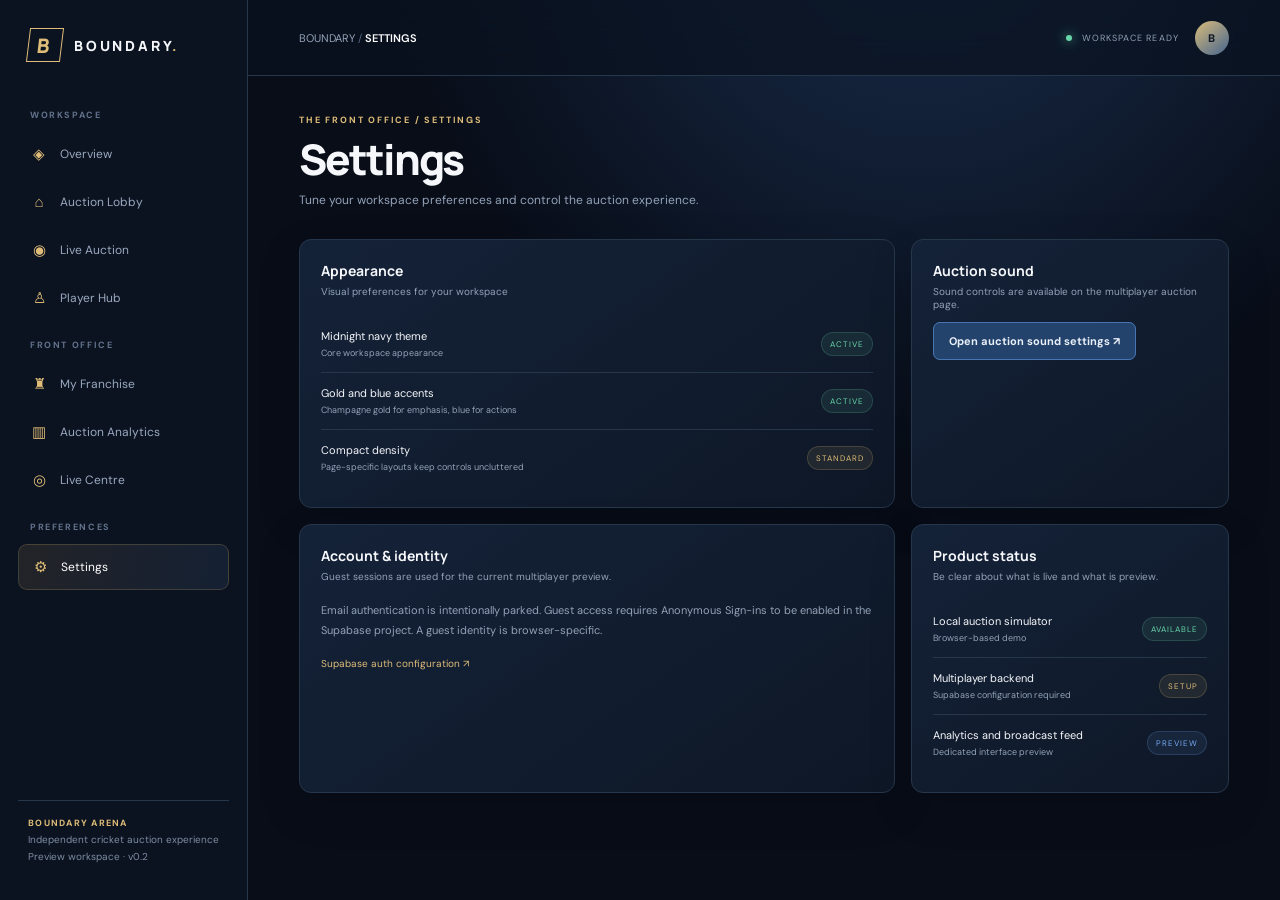
<file: settings.html>
<!doctype html><html lang="en"><head><meta charset="utf-8"><meta name="viewport" content="width=device-width,initial-scale=1"><meta name="theme-color" content="#080d18"><title>BOUNDARY — Settings</title><link rel="stylesheet" href="./workspace.css"><link rel="stylesheet" href="./responsive.css">
</head><body><div class="app"><aside class="sidebar" id="sidebar"><a class="brand" href="./index.html"><span class="brand-mark">B</span><span>BOUNDARY<span class="brand-dot">.</span></span></a><div class="nav-label">WORKSPACE</div><a class="nav-link " href="./overview.html"><span class="ico">◈</span>Overview</a><a class="nav-link " href="./multiplayer-auction.html"><span class="ico">⌂</span>Auction Lobby</a><a class="nav-link " href="./auction-floor.html"><span class="ico">◉</span>Live Auction</a><a class="nav-link " href="./players.html"><span class="ico">♙</span>Player Hub</a><div class="nav-label">FRONT OFFICE</div><a class="nav-link " href="./franchise.html"><span class="ico">♜</span>My Franchise</a><a class="nav-link " href="./analytics.html"><span class="ico">▥</span>Auction Analytics</a><a class="nav-link " href="./live-centre.html"><span class="ico">◎</span>Live Centre</a><div class="nav-label">PREFERENCES</div><a class="nav-link active" href="./settings.html"><span class="ico">⚙</span>Settings</a><div class="sidebar-bottom"><b>BOUNDARY ARENA</b>Independent cricket auction experience<br>Preview workspace · v0.2</div></aside><section class="main"><header class="topbar"><div style="display:flex;align-items:center;gap:13px"><button class="mobile-menu" id="menuBtn" aria-label="Open navigation">☰</button><div class="crumb">BOUNDARY <span style="color:#52647e">/</span> <b>SETTINGS</b></div></div><div class="top-actions"><span class="online"><i></i> WORKSPACE READY</span><div class="avatar">B</div></div></header><main class="content"><div class="page-head"><div><div class="eyebrow">THE FRONT OFFICE / SETTINGS</div><h1>Settings</h1><p>Tune your workspace preferences and control the auction experience.</p></div></div><div class="grid split"><section class="panel"><div class="panel-head"><div><h2>Appearance</h2><p>Visual preferences for your workspace</p></div></div><div class="activity"><div class="activity-row"><div>Midnight navy theme<small>Core workspace appearance</small></div><span class="status-pill">ACTIVE</span></div><div class="activity-row"><div>Gold and blue accents<small>Champagne gold for emphasis, blue for actions</small></div><span class="status-pill">ACTIVE</span></div><div class="activity-row"><div>Compact density<small>Page-specific layouts keep controls uncluttered</small></div><span class="status-pill gold">STANDARD</span></div></div></section><section class="panel"><div class="panel-head"><div><h2>Auction sound</h2><p>Sound controls are available on the multiplayer auction page.</p></div></div><a class="btn blue" href="./multiplayer-auction.html">Open auction sound settings ↗</a></section><section class="panel"><div class="panel-head"><div><h2>Account & identity</h2><p>Guest sessions are used for the current multiplayer preview.</p></div></div><p style="font-size:11px;color:var(--muted);line-height:1.8">Email authentication is intentionally parked. Guest access requires Anonymous Sign-ins to be enabled in the Supabase project. A guest identity is browser-specific.</p><a class="small-link" href="https://supabase.com/dashboard/project/qjncdbbveqymthngpikv/auth/providers">Supabase auth configuration ↗</a></section><section class="panel"><div class="panel-head"><div><h2>Product status</h2><p>Be clear about what is live and what is preview.</p></div></div><div class="activity"><div class="activity-row"><div>Local auction simulator<small>Browser-based demo</small></div><span class="status-pill">AVAILABLE</span></div><div class="activity-row"><div>Multiplayer backend<small>Supabase configuration required</small></div><span class="status-pill gold">SETUP</span></div><div class="activity-row"><div>Analytics and broadcast feed<small>Dedicated interface preview</small></div><span class="status-pill blue">PREVIEW</span></div></div></section></div></main></section></div><script>document.getElementById('menuBtn')?.addEventListener('click',()=>document.getElementById('sidebar').classList.toggle('open'));document.querySelectorAll('.nav-link').forEach(a=>a.addEventListener('click',()=>document.getElementById('sidebar').classList.remove('open')));</script></body></html>
</file>
<file: styles.css>
:root{color-scheme:dark;--bg:#090e1b;--panel:#111a2a;--line:rgba(183,197,220,.14);--gold:#d6b56d;--text:#f5f6f8;--muted:#a0aabd}*{box-sizing:border-box}html{scroll-behavior:smooth}body{margin:0;background:var(--bg);color:var(--text);font-family:"DM Sans",sans-serif;overflow-x:hidden}a{color:inherit;text-decoration:none}button{font:inherit;color:inherit;cursor:pointer}.ambient{position:absolute;z-index:-1;pointer-events:none;border-radius:50%;filter:blur(100px);opacity:.16}.ambient-one{width:480px;height:480px;background:#294b85;top:40px;right:5%}.ambient-two{width:360px;height:360px;background:#9b7735;top:400px;left:-200px;opacity:.08}.shell{width:min(1180px,calc(100% - 64px));margin-inline:auto}.site-header{height:82px;border-bottom:1px solid var(--line);display:flex;align-items:center;justify-content:space-between;padding:0 max(32px,calc((100% - 1180px)/2));position:relative;z-index:5;background:#090e1bcc;backdrop-filter:blur(18px)}.brand{display:inline-flex;align-items:center;gap:11px;font:800 14px Manrope;letter-spacing:.19em}.brand-mark{height:31px;width:31px;display:grid;place-items:center;border:1px solid var(--gold);color:var(--gold);font-size:20px;transform:skew(-7deg)}.brand-dot{color:var(--gold)}.main-nav{display:flex;gap:38px;height:100%;align-items:center}.main-nav a{height:100%;display:grid;place-items:center;color:#9ba6b9;font-size:13px;position:relative}.main-nav a.active,.main-nav a:hover{color:#fff}.main-nav a.active:after{content:"";position:absolute;bottom:-1px;left:0;right:0;height:2px;background:var(--gold)}.header-actions{display:flex;align-items:center;gap:25px}.status{font-size:9px;letter-spacing:.12em;color:#9aa8bc}.status i,.live-pill i{display:inline-block;width:6px;height:6px;background:#5bd39e;border-radius:50%;margin-right:7px;box-shadow:0 0 12px #5bd39e}.button{border:0;display:inline-flex;align-items:center;justify-content:center;gap:18px;padding:14px 19px;font-weight:700;font-size:12px;transition:transform .2s,background .2s}.button:hover,.round-arrow:hover{transform:translateY(-2px)}.button-quiet{padding:10px 0;background:none}.button-gold{background:linear-gradient(135deg,#f0d99e,#c9a45c);color:#121724;box-shadow:0 9px 28px #c9a45c22}.button-outline{border:1px solid #64718a;background:#101a2b}.button-outline:hover{border-color:var(--gold)}.hero{min-height:560px;padding-block:82px 75px;display:grid;grid-template-columns:1fr .93fr;align-items:center;gap:58px}.eyebrow{font-size:9px;letter-spacing:.2em;color:var(--gold);font-weight:700;display:flex;align-items:center;gap:11px}.eyebrow-line{width:25px;height:1px;background:var(--gold)}h1,h2{font-family:Manrope;letter-spacing:-.055em}h1{font-size:clamp(58px,7.3vw,94px);line-height:.98;margin:25px 0 22px;font-weight:800}h1 em,h2 em{font-style:normal;color:var(--gold)}.hero-lede{color:var(--muted);font-size:14px;line-height:1.85;max-width:490px}.hero-actions{display:flex;gap:12px;margin-top:30px;flex-wrap:wrap}.hero-proof{display:flex;gap:14px;align-items:center;margin-top:47px}.avatar-stack{display:flex;padding-left:7px}.avatar-stack span{margin-left:-7px;border:2px solid var(--bg);height:29px;width:29px;border-radius:50%;display:grid;place-items:center;background:#263c5b;color:#e5c987;font-size:9px;font-weight:700}.avatar-stack span:nth-child(2){background:#4d3b51}.avatar-stack span:nth-child(3){background:#47615e}.avatar-stack span:nth-child(4){background:#b89250;color:#151a24}.hero-proof strong,.hero-proof small{display:block}.hero-proof strong{font-size:11px}.hero-proof small{font-size:10px;color:#8491a6;margin-top:4px}.hero-art{height:395px;position:relative;overflow:hidden;border:1px solid #4b4a4166;background:radial-gradient(ellipse at 50% 58%,#54492f 0,#242638 28%,#121b2d 60%,#0e1523 100%)}.hero-art:before{content:"";position:absolute;inset:0;background:linear-gradient(180deg,transparent 45%,#0b1120 100%),repeating-linear-gradient(90deg,transparent 0 44px,#ffffff08 45px 46px)}.stadium-glow{position:absolute;width:75%;height:170px;left:13%;bottom:5px;border-radius:50%;background:#d0aa5b22;filter:blur(35px)}.orbit{position:absolute;left:50%;top:50%;border:1px solid #dfc17b55;border-radius:50%;transform:translate(-50%,-50%) rotate(-24deg)}.orbit-a{width:430px;height:190px}.orbit-b{width:330px;height:135px;transform:translate(-50%,-50%) rotate(24deg);border-color:#b3c8ef3b}.hero-art-label,.art-bottom{position:absolute;left:22px;right:22px;display:flex;justify-content:space-between;color:#a6b0c0;font-size:8px;letter-spacing:.16em}.hero-art-label{top:21px}.art-bottom{bottom:19px}.hero-emblem{position:absolute;top:50%;left:50%;transform:translate(-50%,-50%);text-align:center;display:grid;justify-items:center;width:max-content}.hero-emblem strong{font:800 clamp(43px,5vw,64px) Manrope;letter-spacing:.04em;text-shadow:0 5px 35px #e4c47b55}.emblem-overline,.hero-emblem small{font-size:8px;letter-spacing:.3em;color:var(--gold)}.emblem-rule{height:1px;width:80px;background:var(--gold);margin:12px}.ticker{overflow:hidden;border-block:1px solid var(--line);background:#0d1423;padding:17px 0}.ticker-track{display:flex;justify-content:space-around;gap:42px;white-space:nowrap;align-items:center;color:#aab5c7;font-size:9px;letter-spacing:.17em}.ticker-track b{color:var(--gold);font-size:15px}.section{padding-block:95px}.section-heading{display:flex;align-items:end;justify-content:space-between;margin-bottom:34px}.section-heading h2,.feature-layout h2{font-size:clamp(36px,4.5vw,53px);line-height:1.12;margin:16px 0 10px}.section-subtitle{font-size:12px;line-height:1.8;color:var(--muted);max-width:490px;margin:0}.text-link{font-size:11px;color:var(--gold);border-bottom:1px solid #d6b56d66;padding-bottom:7px}.auction-grid{display:grid;grid-template-columns:1fr 1fr;gap:20px}.auction-card{border:1px solid var(--line);background:linear-gradient(145deg,#141e30,#0d1524);padding:17px;transition:border-color .25s,transform .25s}.auction-card:hover{border-color:#c7a76380;transform:translateY(-4px)}.card-top{height:28px;display:flex;justify-content:space-between}.live-pill,.upcoming-pill{font-size:8px;letter-spacing:.12em;color:#72d5a8}.live-pill i{width:5px;height:5px}.upcoming-pill{color:#8eadda}.card-index{font-size:8px;letter-spacing:.13em;color:#69778d}.card-art{height:210px;position:relative;overflow:hidden;display:flex;align-items:center;padding:27px}.art-gold{background:radial-gradient(ellipse at 80% 45%,#80663d,#2c2a2d 50%,#171e2d)}.art-blue{background:radial-gradient(ellipse at 80% 45%,#385b91,#202a43 55%,#151d2c)}.rings{position:absolute;width:270px;height:270px;border:1px solid #f0d79c66;border-radius:50%;right:5%;top:50%;transform:translateY(-50%);box-shadow:0 0 0 25px #ffffff08,0 0 0 50px #ffffff06}.art-blue .rings{border-color:#9fc1f466}.card-art-copy{position:relative;z-index:1}.card-art-copy small,.card-art-copy span{display:block;font-size:8px;letter-spacing:.2em;color:#e3c986}.card-art-copy strong{display:block;font:800 34px/1.02 Manrope;margin:13px 0}.art-blue .card-art-copy small,.art-blue .card-art-copy span{color:#a9c6fb}.big-number{position:absolute;right:22px;bottom:-23px;font:800 140px Manrope;color:#ffffff0d}.card-info{display:flex;align-items:center;justify-content:space-between;padding:20px 2px 16px}.card-info h3{font:700 15px Manrope;margin:0 0 5px}.card-info p{font-size:10px;color:#8794a8;margin:0}.round-arrow{border:1px solid #65718a;background:#111c2d;border-radius:50%;height:36px;width:36px;font-size:16px;color:var(--gold);transition:.2s}.card-meta{border-top:1px solid var(--line);padding-top:14px;display:flex;gap:25px;color:#78869d;font-size:8px;letter-spacing:.1em}.card-meta strong{color:#e5eaf2;margin-left:5px}.feature-band{background:linear-gradient(110deg,#111a29,#101d31);border-block:1px solid var(--line);padding:85px 0}.feature-layout{display:grid;grid-template-columns:.9fr 1.1fr;gap:90px;align-items:center}.feature-list article{display:grid;grid-template-columns:35px 1fr 20px;gap:16px;padding:21px 0;border-bottom:1px solid var(--line)}.feature-list article>span{font-size:10px;color:var(--gold)}.feature-list h3{font:700 14px Manrope;margin:0 0 5px}.feature-list p{font-size:10px;color:#95a2b7;margin:0;line-height:1.7}.feature-list article>b{color:var(--gold);font-weight:400}.site-footer{min-height:96px;display:flex;justify-content:space-between;align-items:center;color:#758198;font-size:8px;letter-spacing:.13em}.modal{border:1px solid #46536a;background:#101a2b;color:var(--text);padding:0;max-width:min(440px,calc(100% - 32px));width:100%;box-shadow:0 20px 100px #000a}.modal::backdrop{background:#020611bb;backdrop-filter:blur(5px)}.modal-panel{padding:38px;position:relative}.modal-close{position:absolute;right:17px;top:12px;background:none;border:0;color:#aeb9ca;font-size:25px}.modal h2{font:800 37px/1.1 Manrope;margin:22px 0 12px}.modal h2 em{color:var(--gold);font-style:normal}.modal p{color:var(--muted);font-size:13px;line-height:1.8;margin-bottom:24px}.modal-ok{width:100%}@media(max-width:900px){.hero{gap:28px;min-height:500px}.hero-art{height:350px}.main-nav{gap:22px}.status{display:none}.feature-layout{gap:45px}}@media(max-width:700px){.shell{width:min(100% - 36px,520px)}.site-header{height:68px;padding-inline:18px}.main-nav{display:none;position:absolute;left:0;right:0;top:68px;background:#0e1727;border-bottom:1px solid var(--line);height:auto;padding:15px 20px;flex-direction:column;align-items:stretch;gap:0}.main-nav.open{display:flex}.main-nav a{height:42px;justify-content:start}.main-nav a.active:after{display:none}.header-actions{margin-left:auto;margin-right:18px}.hero{grid-template-columns:1fr;padding-block:64px 48px;gap:42px}.hero h1{font-size:clamp(59px,15vw,82px)}.hero-art{height:300px}.section{padding-block:67px}.section-heading{align-items:start;gap:18px;flex-direction:column}.auction-grid{grid-template-columns:1fr}.card-art{height:190px}.feature-band{padding:65px 0}.feature-layout{grid-template-columns:1fr;gap:35px}.site-footer{padding-block:25px;gap:15px;flex-wrap:wrap}.site-footer>span:nth-child(2){order:3;width:100%}.ticker-track{justify-content:flex-start;width:max-content;animation:marquee 25s linear infinite}@keyframes marquee{to{transform:translateX(-35%)}}}@media(prefers-reduced-motion:reduce){*,*:before,*:after{scroll-behavior:auto!important;animation-duration:.01ms!important;animation-iteration-count:1!important;transition-duration:.01ms!important}}
</file>
<file: responsive.css>
/* BOUNDARY responsive system — portrait, landscape and touch layouts */
:root{--mobile-gutter:clamp(14px,3.6vw,28px)}
html{width:100%;overflow-x:hidden;-webkit-text-size-adjust:100%;text-size-adjust:100%}
body{width:100%;min-width:320px;overflow-x:hidden}
img,video,canvas,svg,iframe{max-width:100%}
button,a,input,select,textarea{touch-action:manipulation}
button,.btn,.button{min-height:40px}
input,select,textarea{max-width:100%;min-width:0}
.grid>*{min-width:0}
.table-wrap,.table-scroll{max-width:100%;overflow-x:auto;-webkit-overflow-scrolling:touch}
pre{max-width:100%;overflow:auto}
.menu-toggle{display:none;background:transparent;border:1px solid var(--line,#34445b);color:inherit;border-radius:8px;padding:8px 11px;min-width:42px;min-height:42px}
@media(max-width:1100px){
  .shell{width:calc(100% - 40px)}
  .main-nav{gap:16px}
  .site-header{padding-inline:22px}
  .app{grid-template-columns:220px minmax(0,1fr)}
  .content{padding-inline:24px}
  .layout{grid-template-columns:minmax(0,1fr) 290px}
  .floor{min-height:590px}
}
@media(max-width:760px){
  .menu-toggle{display:inline-grid;place-items:center}
  .site-header{height:66px;padding-inline:15px;gap:10px}
  .site-header .brand{font-size:12px;letter-spacing:.12em}
  .site-header .brand-mark{width:29px;height:29px}
  .main-nav{display:none;position:absolute;left:10px;right:10px;top:calc(100% + 7px);height:auto;max-height:calc(100svh - 84px);overflow:auto;padding:9px;background:#0d1728;border:1px solid var(--line);border-radius:12px;box-shadow:0 18px 50px #000a;flex-direction:column;align-items:stretch;gap:2px}
  .main-nav.open{display:flex}
  .main-nav a{height:auto;min-height:43px;padding:0 12px;justify-content:flex-start;border-radius:7px}
  .main-nav a.active:after{display:none}
  .header-actions{gap:8px;margin:0 0 0 auto}
  .header-actions .button{font-size:10px}
  .status{display:none}
  .shell{width:calc(100% - 30px)}
  .hero{grid-template-columns:minmax(0,1fr);min-height:0;padding-block:42px 35px;gap:28px}
  .hero h1{font-size:clamp(46px,13vw,76px)}
  .hero-art{height:clamp(220px,65vw,330px);min-width:0}
  .hero-art .orbit-a{width:min(430px,110vw)}
  .hero-art .orbit-b{width:min(330px,88vw)}
  .hero-actions{gap:9px}
  .hero-actions .button{flex:1 1 145px}
  .hero-proof{margin-top:28px}
  .ticker{padding-block:12px}
  .section{padding-block:48px}
  .section-heading{align-items:flex-start;flex-direction:column;gap:12px}
  .auction-grid,.feature-layout{grid-template-columns:minmax(0,1fr)}
  .feature-layout{gap:25px}
  .feature-band{padding:48px 0}
  .site-footer{padding-block:22px;gap:12px;flex-wrap:wrap}
  .site-footer>span:nth-child(2){order:3;width:100%}
  .app{display:block;min-height:100svh}
  .sidebar{position:fixed;inset:0 auto 0 0;width:min(290px,86vw);height:100dvh;max-height:100dvh;overflow-y:auto;overscroll-behavior:contain;left:-110%;transition:left .22s ease;box-shadow:20px 0 60px #0009;padding:20px 16px}
  .sidebar.open{left:0}
  .topbar{height:60px;padding:0 13px;gap:10px}
  .topbar>div:first-child{min-width:0}
  .crumb{font-size:9px;white-space:nowrap;overflow:hidden;text-overflow:ellipsis}
  .top-actions{gap:8px}
  .avatar{width:30px;height:30px;flex:0 0 30px}
  .online{display:none}
  .mobile-menu{display:inline-grid;place-items:center;min-width:40px;min-height:40px;padding:6px}
  .content{padding:22px 14px 34px}
  .page-head{align-items:flex-start;flex-direction:column;gap:12px;margin-bottom:18px}
  .page-head h1{font-size:clamp(27px,7vw,38px)}
  .stats{grid-template-columns:repeat(2,minmax(0,1fr));gap:9px;margin:15px 0}
  .stat-card{padding:13px}
  .stat-top{font-size:8px}
  .stat-value{font-size:clamp(18px,5vw,24px);overflow-wrap:anywhere}
  .stat-note{font-size:9px;line-height:1.5}
  .split{grid-template-columns:minmax(0,1fr)}
  .grid{gap:11px}
  .panel{padding:14px}
  .panel-head{align-items:flex-start;flex-wrap:wrap;gap:8px}
  .panel-head h2{font-size:13px}
  .panel-head p{line-height:1.5}
  .hero-panel{padding:20px}
  .hero-panel h2{font-size:23px}
  .table-wrap{margin-inline:-4px}
  table{min-width:560px}
  .activity-row{gap:9px;font-size:10px}
  .activity-row small{line-height:1.5}
  .franchise-card{padding:14px}
  .player-tools{grid-template-columns:minmax(0,1fr) minmax(0,1fr);gap:8px}
  .player-tools input:first-child{grid-column:1/-1}
  .player-grid{grid-template-columns:repeat(2,minmax(0,1fr));gap:9px}
  .player-card{padding:12px}
  .pc-person{gap:9px}
  .pc-avatar{width:58px;height:72px;flex-basis:58px}
  .pc-person h3{font-size:12px}
  .pc-person p{font-size:9px}
  .pc-foot{gap:8px}
  .pc-foot span{font-size:7px}
  .detail-stats,.modal-stats{grid-template-columns:repeat(2,minmax(0,1fr))}
  .modal-card{padding:18px;max-height:90dvh;overflow:auto}
  .scout-banner{align-items:flex-start;flex-direction:column}
  .scout-banner span{white-space:normal}
  .boundary-3d{padding:14px;margin:16px 0}
  .stadium-3d{height:190px}
  .squad-pitch{height:220px}
  .analytics-3d-grid{gap:5px;padding-inline:6px}
  .analytics-3d-bar:before{width:8px}
  .analytics-3d-bar span{font-size:7px}
  .workspace-nav{overflow-x:auto;max-width:100%;-webkit-overflow-scrolling:touch}
  .workspace-nav a{white-space:nowrap}
  .top{padding-inline:15px}
  .wrap{width:calc(100% - 28px);margin:24px auto 40px}
  .heading{align-items:flex-start;flex-direction:column}
  .layout{grid-template-columns:minmax(0,1fr);gap:12px}
  .floor{min-height:560px}
  .lot-card{width:min(88%,360px);min-width:0;padding:16px 13px}
  .seat-list{grid-template-columns:repeat(2,minmax(0,1fr))}
  .live-grid{grid-template-columns:repeat(2,minmax(0,1fr))}
  .two{grid-template-columns:repeat(2,minmax(0,1fr))}
  .control{min-width:0}
  .feed{max-height:260px;overflow:auto}
  .sold-card{width:min(92vw,560px);padding:24px 16px}
  .sold-word{font-size:clamp(52px,17vw,100px)}
  .sold-player{font-size:clamp(19px,6vw,30px)}
  .reveal-stage{width:min(94vw,900px);max-height:90dvh;overflow:auto}
  .reveal-portrait{max-width:42vw}
  .result{max-width:92vw}
  .result h2{font-size:clamp(38px,12vw,70px)}
  .result-media{max-height:38vh}
  .custom-bid{flex-wrap:wrap}
  .custom-bid input{flex:1 1 120px;min-width:0}
  .controls .btn{flex:1 1 auto}
}
@media(max-width:420px){
  .header-actions .button{padding:9px 10px}
  .site-header .brand{gap:7px;font-size:10px}
  .hero h1{font-size:clamp(43px,12.5vw,58px)}
  .hero-actions .button{flex-basis:100%}
  .player-grid{grid-template-columns:minmax(0,1fr)}
  .pc-avatar{width:68px;height:82px;flex-basis:68px}
  .player-tools{grid-template-columns:minmax(0,1fr)}
  .player-tools input:first-child{grid-column:auto}
  .stats{grid-template-columns:repeat(2,minmax(0,1fr))}
  .seat-list,.live-grid{grid-template-columns:minmax(0,1fr)}
  .two{grid-template-columns:minmax(0,1fr)}
  .lot-card{width:92%;padding:13px 10px}
  .player-avatar{width:86px;height:86px}
  .floor{min-height:520px}
  .modal-stats{grid-template-columns:repeat(2,minmax(0,1fr))}
}
@media(max-height:520px) and (orientation:landscape){
  .site-header{height:54px}
  .main-nav{max-height:calc(100dvh - 65px)}
  .hero{min-height:0;padding-block:24px;grid-template-columns:minmax(0,1fr) minmax(220px,.8fr);gap:20px}
  .hero h1{font-size:clamp(38px,8vh,58px);margin:12px 0}
  .hero-art{height:min(62vh,260px)}
  .hero-proof{margin-top:15px}
  .section{padding-block:30px}
  .topbar{height:52px}
  .sidebar{padding-top:12px}
  .sidebar .brand{padding-bottom:10px}
  .sidebar .nav-label{padding-top:10px}
  .sidebar .nav-link{padding-block:8px}
  .content{padding-top:16px;padding-bottom:24px}
  .page-head{margin-bottom:13px}
  .layout{grid-template-columns:minmax(0,1.3fr) minmax(220px,.7fr)}
  .floor{min-height:min(72vh,520px)}
  .lot-card{width:min(54%,330px);padding:10px}
  .player-avatar{width:68px;height:68px;margin:6px auto}
  .lot-card h2{font-size:18px}
  .current-label{margin-top:8px}
  .timer{margin-top:7px}
  .reveal-stage{max-height:94dvh}
  .reveal-portrait{max-height:76vh}
  .sold-card{max-height:94dvh;overflow:auto}
  .boundary-3d{margin-block:12px;padding:12px}
  .stadium-3d{height:150px}
  .squad-pitch{height:165px}
  .analytics-3d-grid{height:160px}
}
@media(orientation:landscape) and (max-height:420px){
  .site-header .main-nav.open{max-height:calc(100dvh - 60px)}
  .hero-art{height:52vh}
  .floor{min-height:68vh}
  .lot-card{max-height:65vh;overflow:auto}
}
@media(prefers-reduced-motion:reduce){
  *,*:before,*:after{scroll-behavior:auto!important;animation-duration:.01ms!important;animation-iteration-count:1!important;transition-duration:.01ms!important}
}
</file>
<file: workspace.css>
@import url('https://fonts.googleapis.com/css2?family=DM+Sans:wght@400;500;600;700&family=Manrope:wght@400;500;600;700;800&display=swap');
:root{color-scheme:dark;--bg:#080d18;--surface:#101a2a;--surface2:#142238;--line:#26364b;--gold:#dfbd78;--gold2:#f0d9a7;--blue:#75a9f5;--text:#f5f7fb;--muted:#93a2b8;--green:#69d6aa;--red:#f18c91}
*{box-sizing:border-box}body{margin:0;background:radial-gradient(ellipse at 72% -20%,#1b3152 0,transparent 42%),var(--bg);color:var(--text);font-family:'DM Sans',sans-serif;min-height:100vh}a{color:inherit;text-decoration:none}button,input,select{font:inherit}.app{min-height:100vh;display:grid;grid-template-columns:248px 1fr}.sidebar{position:sticky;top:0;height:100vh;padding:28px 18px 20px;border-right:1px solid var(--line);background:#0b1321eF;display:flex;flex-direction:column;z-index:10}.brand{display:flex;align-items:center;gap:12px;padding:0 10px 30px;font:800 14px Manrope;letter-spacing:.2em}.brand-mark{width:34px;height:34px;display:grid;place-items:center;border:1px solid var(--gold);color:var(--gold);font-size:20px;transform:skew(-7deg)}.brand-dot{color:var(--gold)}.nav-label{padding:17px 12px 9px;color:#63738c;font-size:9px;letter-spacing:.18em;font-weight:700}.nav-link{display:flex;align-items:center;gap:12px;padding:12px;border-radius:9px;color:#9aa9bf;font-size:12px;margin:2px 0;transition:.2s}.nav-link:hover{background:#17253a;color:white}.nav-link.active{background:linear-gradient(100deg,#cba45b20,#6b96d51b);color:#fff;border:1px solid #d8b56a35}.nav-link .ico{width:18px;text-align:center;color:var(--gold);font-size:15px}.sidebar-bottom{margin-top:auto;padding:15px 10px;border-top:1px solid var(--line);color:#7e8da3;font-size:10px;line-height:1.7}.sidebar-bottom b{color:var(--gold);display:block;letter-spacing:.14em;font-size:9px}.main{min-width:0}.topbar{height:76px;padding:0 clamp(22px,4vw,54px);display:flex;align-items:center;justify-content:space-between;border-bottom:1px solid var(--line);background:#0a1220b8;backdrop-filter:blur(18px);position:sticky;top:0;z-index:8}.crumb{font-size:11px;color:var(--muted)}.crumb b{color:#fff;font-weight:600}.top-actions{display:flex;align-items:center;gap:16px}.online{font-size:9px;letter-spacing:.12em;color:#91a0b5}.online i{display:inline-block;width:6px;height:6px;border-radius:50%;background:var(--green);margin-right:7px;box-shadow:0 0 12px #69d6aa}.avatar{width:34px;height:34px;border-radius:50%;display:grid;place-items:center;background:linear-gradient(140deg,#d9bc7b,#46658e);color:#111827;font-weight:800;font-size:11px}.content{width:min(1440px,100%);padding:38px clamp(22px,4vw,54px) 60px;margin:auto}.eyebrow{font-size:9px;letter-spacing:.2em;color:var(--gold);font-weight:700}.page-head{display:flex;justify-content:space-between;align-items:end;gap:22px;margin-bottom:28px}.page-head h1{font:800 clamp(29px,3.3vw,43px)/1.1 Manrope;letter-spacing:-.05em;margin:10px 0 8px}.page-head p{color:var(--muted);font-size:12px;margin:0;line-height:1.7}.actions{display:flex;gap:9px;flex-wrap:wrap}.btn{border:1px solid #40516a;background:#142238;color:#eaf0f8;padding:11px 15px;border-radius:7px;font-size:11px;font-weight:700;cursor:pointer;transition:.2s}.btn:hover{transform:translateY(-1px);border-color:var(--gold)}.btn.gold{background:linear-gradient(135deg,#f0d9a7,#c99f55);border:0;color:#111827}.btn.blue{background:#23436c;border-color:#4775b2}.grid{display:grid;gap:16px}.stats{grid-template-columns:repeat(4,minmax(0,1fr));margin:24px 0}.panel,.stat-card{background:linear-gradient(145deg,#142238,#0e1726);border:1px solid var(--line);border-radius:12px;box-shadow:0 16px 45px #0002}.stat-card{padding:18px 19px}.stat-top{display:flex;justify-content:space-between;color:var(--muted);font-size:10px;letter-spacing:.08em}.stat-icon{color:var(--gold);font-size:15px}.stat-value{font:800 27px Manrope;margin:12px 0 4px}.stat-note{font-size:10px;color:#7f91a9}.positive{color:var(--green)}.gold-text{color:var(--gold)}.blue-text{color:var(--blue)}.panel{padding:21px}.panel-head{display:flex;align-items:center;justify-content:space-between;gap:14px;margin-bottom:18px}.panel-head h2{font:700 14px Manrope;margin:0}.panel-head p{font-size:10px;color:var(--muted);margin:5px 0 0}.small-link{font-size:10px;color:var(--gold)}.split{grid-template-columns:minmax(0,1.5fr) minmax(270px,.8fr)}.activity{display:grid;gap:0}.activity-row{display:flex;justify-content:space-between;align-items:center;gap:15px;padding:13px 0;border-top:1px solid #26364b;font-size:11px}.activity-row:first-child{border-top:0}.activity-row small{display:block;color:var(--muted);margin-top:4px;font-size:9px}.activity-amount{color:var(--gold);font-weight:700;white-space:nowrap}.status-pill{font-size:8px;letter-spacing:.12em;padding:6px 8px;border-radius:30px;background:#69d6aa18;color:var(--green);border:1px solid #69d6aa30}.status-pill.blue{color:var(--blue);background:#75a9f518;border-color:#75a9f530}.status-pill.gold{color:var(--gold);background:#dfbd7818;border-color:#dfbd7830}.hero-panel{padding:28px;background:radial-gradient(ellipse at 80% 40%,#38547a66,transparent 48%),linear-gradient(120deg,#172942,#111a29);border:1px solid #52637b;border-radius:13px;position:relative;overflow:hidden}.hero-panel:after{content:'B';position:absolute;right:35px;top:-45px;font:800 220px Manrope;color:#ffffff08}.hero-panel h2{font:800 26px Manrope;margin:12px 0}.hero-panel p{color:#a8b6c9;font-size:11px;line-height:1.8;max-width:540px}.hero-panel .btn{margin-top:12px}.progress{height:6px;border-radius:10px;background:#26364b;overflow:hidden}.progress span{display:block;height:100%;background:linear-gradient(90deg,#477fc5,#dfbd78);border-radius:10px}.table-wrap{overflow:auto}table{width:100%;border-collapse:collapse;min-width:520px}th{text-align:left;color:#7f90a8;font-size:9px;letter-spacing:.12em;font-weight:600;padding:11px 10px;border-bottom:1px solid var(--line)}td{padding:14px 10px;border-bottom:1px solid #243348;font-size:11px;color:#dce4ef}td small{display:block;color:var(--muted);font-size:9px;margin-top:4px}.player{display:flex;align-items:center;gap:10px}.player-avatar{width:34px;height:34px;border-radius:50%;display:grid;place-items:center;background:linear-gradient(140deg,#5b718d,#263b57);border:1px solid #d8b56a66;font-size:10px;font-weight:800;color:#f1d9a5}.bars{display:grid;gap:13px}.bar-row{display:grid;grid-template-columns:100px 1fr 48px;align-items:center;gap:12px;font-size:10px;color:#b8c4d4}.bar{height:7px;border-radius:8px;background:#27374d;overflow:hidden}.bar span{height:100%;display:block;background:linear-gradient(90deg,#477fc5,#d8b56a)}.bar-row b{text-align:right;color:#f1d9a5}.franchise-card{padding:19px;border:1px solid var(--line);border-radius:11px;background:linear-gradient(145deg,#182941,#101a2a)}.franchise-card h3{font:700 13px Manrope;margin:0 0 6px}.franchise-card p{font-size:10px;color:var(--muted);margin:0 0 16px}.franchise-meta{display:flex;justify-content:space-between;font-size:9px;color:#9aa9bd;margin-bottom:8px}.empty-note{padding:24px;text-align:center;color:var(--muted);font-size:11px;border:1px dashed #40516a;border-radius:9px}.mobile-menu{display:none;background:none;border:1px solid var(--line);color:white;border-radius:7px;padding:7px 10px}
@media(max-width:1050px){.app{grid-template-columns:210px 1fr}.stats{grid-template-columns:repeat(2,minmax(0,1fr))}.split{grid-template-columns:1fr}}@media(max-width:700px){.app{display:block}.sidebar{position:fixed;left:-270px;width:248px;transition:left .25s;box-shadow:20px 0 60px #0008}.sidebar.open{left:0}.mobile-menu{display:inline-block}.topbar{height:64px;padding:0 17px}.online{display:none}.content{padding:27px 16px 42px}.page-head{align-items:start;flex-direction:column}.stats{gap:10px}.stat-card{padding:14px}.stat-value{font-size:22px}.panel{padding:16px}.top-actions{gap:10px}}
</file>
